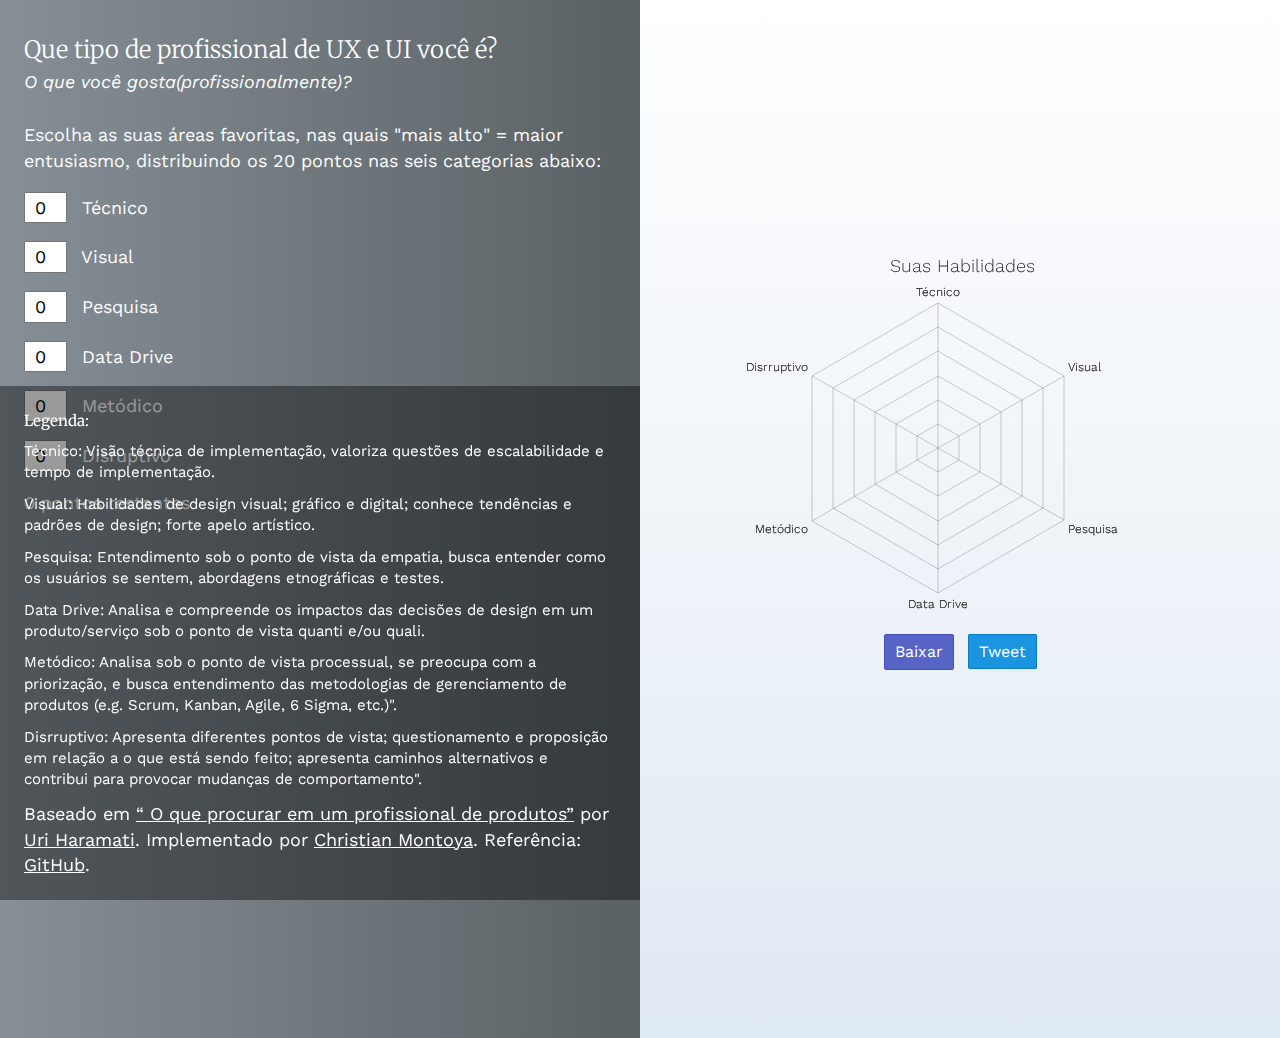
<file: index.html>
<!DOCTYPE html>
<html>
<head>
  <title>UX & UI Person</title>
  <meta name="author" content="Christian Montoya">
  <meta charset="utf-8">
  <meta name="format-detection" content="telephone=no">
  <meta name="HandheldFriendly" content="true">
  <meta name="viewport" content="user-scalable=no, initial-scale=1, maximum-scale=1, minimum-scale=1, minimal-ui, target-densitydpi=device-dpi">

  <!-- I LOVE SOCIAL MEDIA -->
  <meta property="og:url" content="https://montoya.github.io/product-person/">
  <meta property="og:title" content="Product Person">
  <meta property="og:type" content="website">
  <meta property="og:description" content="What type of product person are you? Well, what are you passionate about?">
  <meta property="og:image" content="https://montoya.github.io/product-person/img/fb_share_600x315.png">
  <meta name="twitter:card" content="summary_large_image">
  <meta name="twitter:site" content="@cm0nt0y4">
  <meta name="twitter:title" content="Product Person">
  <meta name="twitter:description" content="Que tipo de profissional você é? O que você gosta (profissionalmente)?">

  <link href="https://fonts.googleapis.com/css?family=Merriweather|Work+Sans:300" rel="stylesheet">
  <link rel="stylesheet" type="text/css" href="css/spectre.min.css">
  <link rel="stylesheet" type="text/css" href="css/product-person.css">
</head>
<body>

  <div id="form">
    <h1>Que tipo de profissional de UX e UI você é?</h1>
    <p id="subtitle">O que você gosta(profissionalmente)?</p>
    <form>
      <fieldset>
        <legend>Escolha as suas áreas favoritas, nas quais "mais alto" = maior entusiasmo, distribuindo os 20 pontos nas seis categorias abaixo:</legend>
        <div>
          <input type="number" class="passion-value" min="1" max="8" name="technical" id="technical" value="0"> Técnico
        </div>
        <div>
          <input type="number" class="passion-value" min="1" max="8" name="user-experience" id="user-experience" value="0"> Visual
        </div>
        <div>
          <input type="number" class="passion-value" min="1" max="8" name="user-psychology" id="user-psychology" value="0"> Pesquisa
        </div>
        <div>
          <input type="number" class="passion-value" min="1" max="8" name="data" id="data" value="0"> Data Drive
        </div>
        <div>
          <input type="number" class="passion-value" min="1" max="8" name="project-management" id="project-management" value="0"> Metódico
        </div>
        <div>
          <input type="number" class="passion-value" min="1" max="8" name="wackiness" id="wackiness" value="0"> Disruptivo
        </div>
      </fieldset>
    </form>
    <p id="form-helper">0 pontos restantes</p>
  </div>

  <div id="chart">
    <div id="chart-content">
      <canvas id="radar-chart" width="480" height="360"></canvas>
      <div id="chart-controls">
        <button id="download" class="btn btn-primary">Baixar</button>
        <a id="tweet" class="btn btn-primary" href="https://twitter.com/intent/tweet?text=Discover%20your%20product%20person%20passions%20with%20this%20clever%20tool%3A&amp;url=https%3A%2F%2Fmontoya.github.io%2Fproduct-person%2F&amp;via=cm0nt0y4&amp;related=uriharamati" target="_blank">Tweet</a>
      </div>
    </div>
  </div>

  <div id="about">
    <p id="notestitle">Legenda:</p>
      <p id="notes"> Técnico: Visão técnica de implementação, valoriza questões de escalabilidade e tempo de implementação.</p>
      <p id="notes"> Visual: Habilidades de design visual; gráfico e digital; conhece tendências e padrões de design; forte apelo artístico.</p>
      <p id="notes"> Pesquisa: Entendimento sob o ponto de vista da empatia, busca entender como os usuários se sentem, abordagens etnográficas e testes.</p>
      <p id="notes"> Data Drive: Analisa e compreende os impactos das decisões de design em um produto/serviço sob o ponto de vista quanti e/ou quali.</p>
      <p id="notes"> Metódico: Analisa sob o ponto de vista processual, se preocupa com a priorização, e busca entendimento das metodologias de gerenciamento de produtos (e.g. Scrum, Kanban, Agile, 6 Sigma, etc.)".
      <p id="notes"> Disrruptivo: Apresenta diferentes pontos de vista; questionamento e proposição em relação a o que está sendo feito; apresenta caminhos alternativos e contribui para provocar mudanças de comportamento".

    <p id="tinynotes">Baseado em <a href="https://medium.com/swlh/what-you-should-be-looking-for-in-a-product-person-ee40e39a7301">&ldquo; O que procurar em um profissional de produtos&rdquo;</a> por <a href="https://twitter.com/uriharamati">Uri Haramati</a>.
    Implementado por <a href="https://twitter.com/cm0nt0y4">Christian Montoya</a>. Referência: <a href="https://github.com/Montoya/product-person">GitHub</a>.</p>

  </div>

  <script type="text/javascript" src="js/gup.js"></script>
  <script type="text/javascript" src="js/Blob.min.js"></script>
  <script type="text/javascript" src="js/canvas-toBlob.min.js"></script>
  <script type="text/javascript" src="js/FileSaver.min.js"></script>
  <script type="text/javascript" src="js/Chart.bundle.min.js"></script>
  <script type="text/javascript" src="js/product-person.js"></script>
  <script type="text/javascript">
    (function(i,s,o,g,r,a,m){i['GoogleAnalyticsObject']=r;i[r]=i[r]||function(){
    (i[r].q=i[r].q||[]).push(arguments)},i[r].l=1*new Date();a=s.createElement(o),
    m=s.getElementsByTagName(o)[0];a.async=1;a.src=g;m.parentNode.insertBefore(a,m)
    })(window,document,'script','https://www.google-analytics.com/analytics.js','ga');

    ga('create', 'UA-395928-18', 'auto');
    ga('send', 'pageview');
  </script>
</body>
</html>
</file>
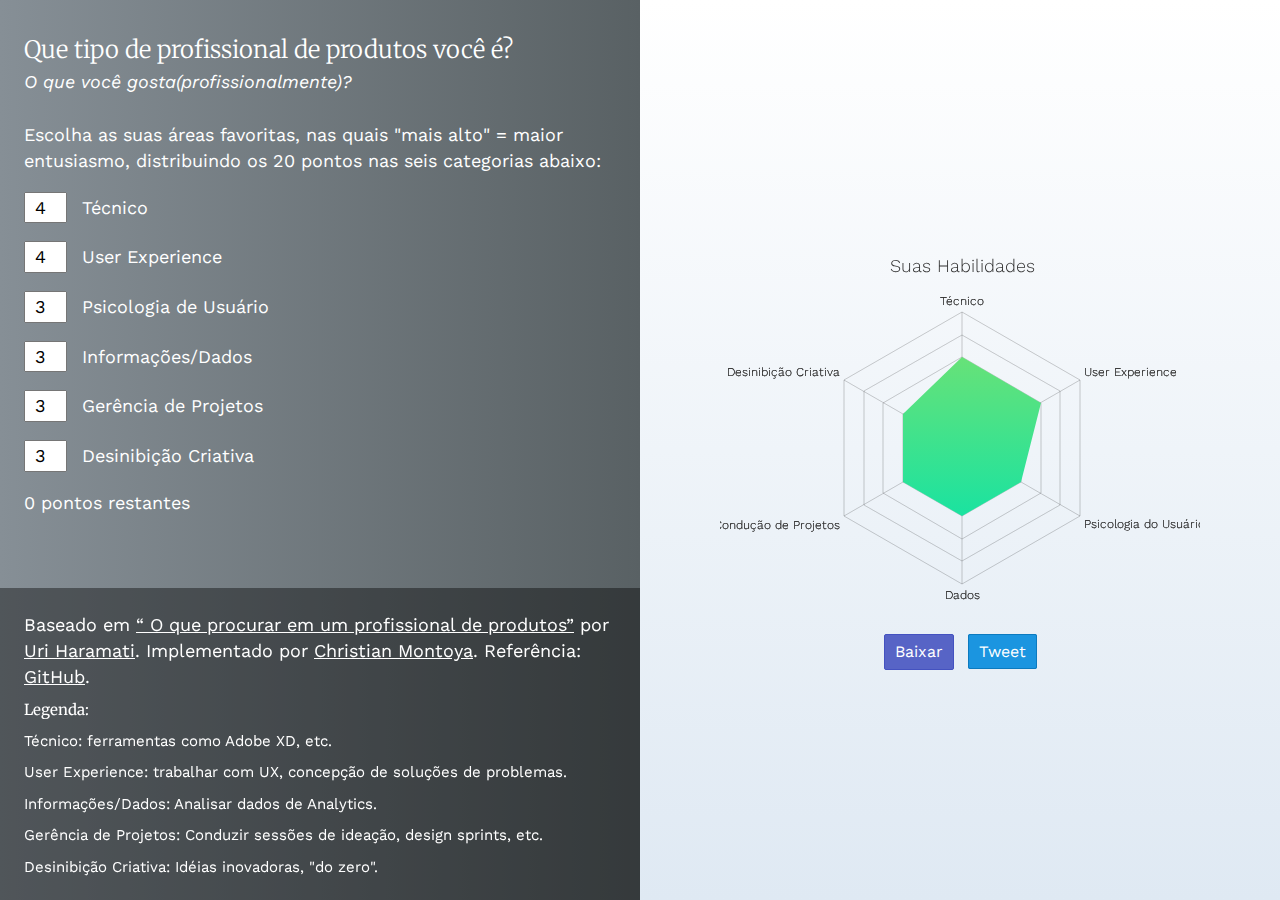
<file: spclab-ux.github.io/index.html>
<!DOCTYPE html>
<html>
<head>
  <title>Product Person</title>
  <meta name="author" content="Christian Montoya">
  <meta charset="utf-8">
  <meta name="format-detection" content="telephone=no">
  <meta name="HandheldFriendly" content="true">
  <meta name="viewport" content="user-scalable=no, initial-scale=1, maximum-scale=1, minimum-scale=1, minimal-ui, target-densitydpi=device-dpi">

  <!-- I LOVE SOCIAL MEDIA -->
  <meta property="og:url" content="https://montoya.github.io/product-person/">
  <meta property="og:title" content="Product Person">
  <meta property="og:type" content="website">
  <meta property="og:description" content="What type of product person are you? Well, what are you passionate about?">
  <meta property="og:image" content="https://montoya.github.io/product-person/img/fb_share_600x315.png">
  <meta name="twitter:card" content="summary_large_image">
  <meta name="twitter:site" content="@cm0nt0y4">
  <meta name="twitter:title" content="Product Person">
  <meta name="twitter:description" content="Que tipo de profissional você é? O que você gosta (profissionalmente)?">

  <link href="https://fonts.googleapis.com/css?family=Merriweather|Work+Sans:300" rel="stylesheet">
  <link rel="stylesheet" type="text/css" href="css/spectre.min.css">
  <link rel="stylesheet" type="text/css" href="css/product-person.css">
</head>
<body>

  <div id="form">
    <h1>Que tipo de profissional de produtos você é?</h1>
    <p id="subtitle">O que você gosta(profissionalmente)?</p>
    <form>
      <fieldset>
        <legend>Escolha as suas áreas favoritas, nas quais "mais alto" = maior entusiasmo, distribuindo os 20 pontos nas seis categorias abaixo:</legend>
        <div>
          <input type="number" class="passion-value" min="1" max="8" name="technical" id="technical" value="4"> Técnico
        </div>
        <div>
          <input type="number" class="passion-value" min="1" max="8" name="user-experience" id="user-experience" value="4"> User Experience
        </div>
        <div>
          <input type="number" class="passion-value" min="1" max="8" name="user-psychology" id="user-psychology" value="3"> Psicologia de Usuário
        </div>
        <div>
          <input type="number" class="passion-value" min="1" max="8" name="data" id="data" value="3"> Informações/Dados
        </div>
        <div>
          <input type="number" class="passion-value" min="1" max="8" name="project-management" id="project-management" value="3"> Gerência de Projetos
        </div>
        <div>
          <input type="number" class="passion-value" min="1" max="8" name="wackiness" id="wackiness" value="3"> Desinibição Criativa
        </div>
      </fieldset>
    </form>
    <p id="form-helper">0 pontos restantes</p>
  </div>

  <div id="chart">
    <div id="chart-content">
      <canvas id="radar-chart" width="480" height="360"></canvas>
      <div id="chart-controls">
        <button id="download" class="btn btn-primary">Baixar</button>
        <a id="tweet" class="btn btn-primary" href="https://twitter.com/intent/tweet?text=Discover%20your%20product%20person%20passions%20with%20this%20clever%20tool%3A&amp;url=https%3A%2F%2Fmontoya.github.io%2Fproduct-person%2F&amp;via=cm0nt0y4&amp;related=uriharamati" target="_blank">Tweet</a>
      </div>
    </div>
  </div>

  <div id="about">
    <p>Baseado em <a href="https://medium.com/swlh/what-you-should-be-looking-for-in-a-product-person-ee40e39a7301">&ldquo; O que procurar em um profissional de produtos&rdquo;</a> por <a href="https://twitter.com/uriharamati">Uri Haramati</a>.
    Implementado por <a href="https://twitter.com/cm0nt0y4">Christian Montoya</a>. Referência: <a href="https://github.com/Montoya/product-person">GitHub</a>.</p>
    <p id="notestitle">Legenda:</p>
      <p id="notes">Técnico: ferramentas como Adobe XD, etc. </p>
      <p id="notes"> User Experience: trabalhar com UX, concepção de soluções de problemas.</p>
      <p id="notes"> Informações/Dados: Analisar dados de Analytics.  </p>
      <p id="notes"> Gerência de Projetos: Conduzir sessões de ideação, design sprints, etc.</p>
      <p id="notes"> Desinibição Criativa: Idéias inovadoras, "do zero".
  </div>

  <script type="text/javascript" src="js/gup.js"></script>
  <script type="text/javascript" src="js/Blob.min.js"></script>
  <script type="text/javascript" src="js/canvas-toBlob.min.js"></script>
  <script type="text/javascript" src="js/FileSaver.min.js"></script>
  <script type="text/javascript" src="js/Chart.bundle.min.js"></script>
  <script type="text/javascript" src="js/product-person.js"></script>
  <script type="text/javascript">
    (function(i,s,o,g,r,a,m){i['GoogleAnalyticsObject']=r;i[r]=i[r]||function(){
    (i[r].q=i[r].q||[]).push(arguments)},i[r].l=1*new Date();a=s.createElement(o),
    m=s.getElementsByTagName(o)[0];a.async=1;a.src=g;m.parentNode.insertBefore(a,m)
    })(window,document,'script','https://www.google-analytics.com/analytics.js','ga');

    ga('create', 'UA-395928-18', 'auto');
    ga('send', 'pageview');
  </script>
</body>
</html>
</file>
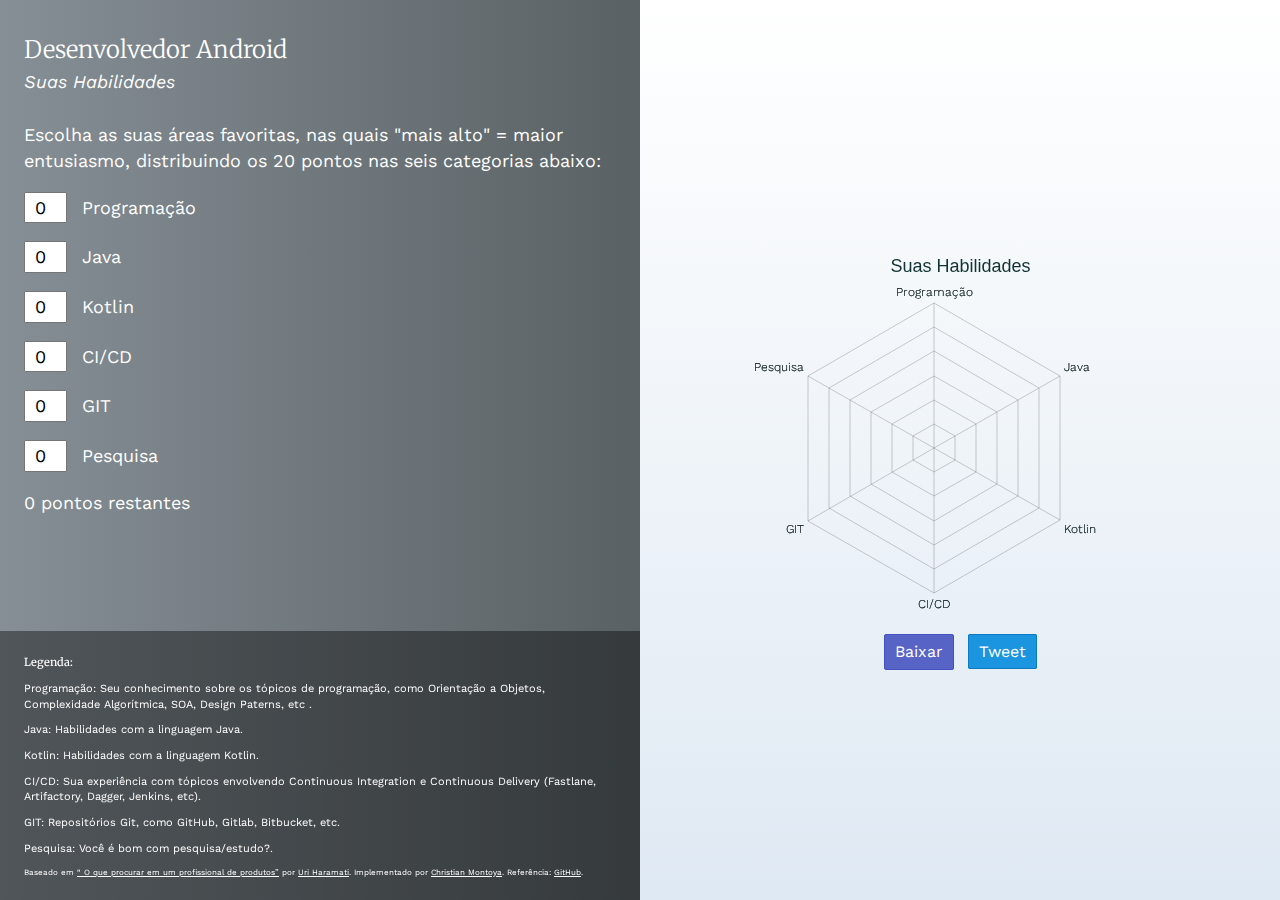
<file: Profiles/Android/index.html>
<!DOCTYPE html>
<html>
<head>
  <title>Desenvolvedores Android</title>
  <meta name="author" content="Christian Montoya">
  <meta charset="utf-8">
  <meta name="format-detection" content="telephone=no">
  <meta name="HandheldFriendly" content="true">
  <meta name="viewport" content="user-scalable=no, initial-scale=1, maximum-scale=1, minimum-scale=1, minimal-ui, target-densitydpi=device-dpi">

  <!-- I LOVE SOCIAL MEDIA -->
  <meta property="og:url" content="https://montoya.github.io/product-person/">
  <meta property="og:title" content="Product Person">
  <meta property="og:type" content="website">
  <meta property="og:description" content="What type of product person are you? Well, what are you passionate about?">
  <meta property="og:image" content="https://montoya.github.io/product-person/img/fb_share_600x315.png">
  <meta name="twitter:card" content="summary_large_image">
  <meta name="twitter:site" content="@cm0nt0y4">
  <meta name="twitter:title" content="Product Person">
  <meta name="twitter:description" content="Que tipo de profissional você é? O que você gosta (profissionalmente)?">

  <link href="https://fonts.googleapis.com/css?family=Merriweather|Work+Sans:300" rel="stylesheet">
  <link rel="stylesheet" type="text/css" href="css/spectre.min.css">
  <link rel="stylesheet" type="text/css" href="css/product-person.css">
</head>
<body>

  <div id="form">
    <h1>Desenvolvedor Android</h1>
    <p id="subtitle">Suas Habilidades</p>
    <form>
      <fieldset>
        <legend>Escolha as suas áreas favoritas, nas quais "mais alto" = maior entusiasmo, distribuindo os 20 pontos nas seis categorias abaixo:</legend>
        <div>
          <input type="number" class="passion-value" min="1" max="8" name="technical" id="technical" value="0"> Programação
        </div>
        <div>
          <input type="number" class="passion-value" min="1" max="8" name="user-experience" id="user-experience" value="0"> Java
        </div>
        <div>
          <input type="number" class="passion-value" min="1" max="8" name="user-psychology" id="user-psychology" value="0"> Kotlin
        </div>
        <div>
          <input type="number" class="passion-value" min="1" max="8" name="data" id="data" value="0"> CI/CD
        </div>
        <div>
          <input type="number" class="passion-value" min="1" max="8" name="project-management" id="project-management" value="0"> GIT
        </div>
        <div>
          <input type="number" class="passion-value" min="1" max="8" name="wackiness" id="wackiness" value="0"> Pesquisa
        </div>
      </fieldset>
    </form>
    <p id="form-helper">0 pontos restantes</p>
  </div>

  <div id="chart">
    <div id="chart-content">
      <canvas id="radar-chart" width="480" height="360"></canvas>
      <div id="chart-controls">
        <button id="download" class="btn btn-primary">Baixar</button>
        <a id="tweet" class="btn btn-primary" href="https://twitter.com/intent/tweet?text=Discover%20your%20product%20person%20passions%20with%20this%20clever%20tool%3A&amp;url=https%3A%2F%2Fmontoya.github.io%2Fproduct-person%2F&amp;via=cm0nt0y4&amp;related=uriharamati" target="_blank">Tweet</a>
      </div>
    </div>
  </div>

  <div id="about">
    <p id="notestitle">Legenda:</p>
      <p id="notes"> Programação: Seu conhecimento sobre os tópicos de programação, como Orientação a Objetos, Complexidade Algorítmica, SOA, Design Paterns, etc .</p>
      <p id="notes"> Java: Habilidades com a linguagem Java.</p>
      <p id="notes"> Kotlin: Habilidades com a linguagem Kotlin.</p>
      <p id="notes"> CI/CD: Sua experiência com tópicos envolvendo Continuous Integration e Continuous Delivery (Fastlane, Artifactory, Dagger, Jenkins, etc).</p>
      <p id="notes"> GIT: Repositórios Git, como GitHub, Gitlab, Bitbucket, etc.
      <p id="notes"> Pesquisa: Você é bom com pesquisa/estudo?.

    <p id="tinynotes">Baseado em <a href="https://medium.com/swlh/what-you-should-be-looking-for-in-a-product-person-ee40e39a7301">&ldquo; O que procurar em um profissional de produtos&rdquo;</a> por <a href="https://twitter.com/uriharamati">Uri Haramati</a>.
    Implementado por <a href="https://twitter.com/cm0nt0y4">Christian Montoya</a>. Referência: <a href="https://github.com/Montoya/product-person">GitHub</a>.</p>

  </div>

  <script type="text/javascript" src="js/gup.js"></script>
  <script type="text/javascript" src="js/Blob.min.js"></script>
  <script type="text/javascript" src="js/canvas-toBlob.min.js"></script>
  <script type="text/javascript" src="js/FileSaver.min.js"></script>
  <script type="text/javascript" src="js/Chart.bundle.min.js"></script>
  <script type="text/javascript" src="js/product-person.js"></script>
  <script type="text/javascript">
    (function(i,s,o,g,r,a,m){i['GoogleAnalyticsObject']=r;i[r]=i[r]||function(){
    (i[r].q=i[r].q||[]).push(arguments)},i[r].l=1*new Date();a=s.createElement(o),
    m=s.getElementsByTagName(o)[0];a.async=1;a.src=g;m.parentNode.insertBefore(a,m)
    })(window,document,'script','https://www.google-analytics.com/analytics.js','ga');

    ga('create', 'UA-395928-18', 'auto');
    ga('send', 'pageview');
  </script>
</body>
</html>
</file>
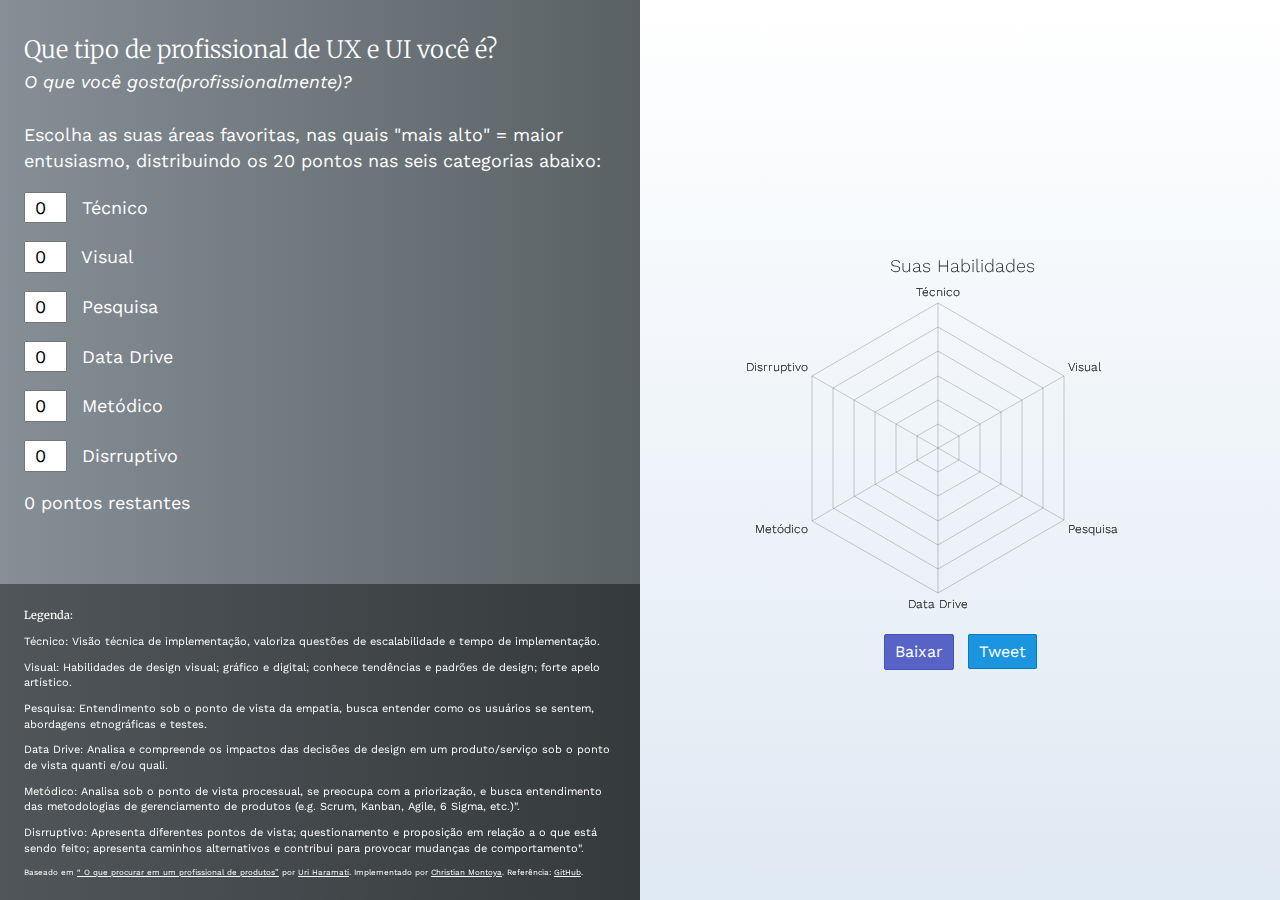
<file: Profiles/UIUX/index.html>
<!DOCTYPE html>
<html>
<head>
  <title>UX & UI Person</title>
  <meta name="author" content="Christian Montoya">
  <meta charset="utf-8">
  <meta name="format-detection" content="telephone=no">
  <meta name="HandheldFriendly" content="true">
  <meta name="viewport" content="user-scalable=no, initial-scale=1, maximum-scale=1, minimum-scale=1, minimal-ui, target-densitydpi=device-dpi">

  <!-- I LOVE SOCIAL MEDIA -->
  <meta property="og:url" content="https://montoya.github.io/product-person/">
  <meta property="og:title" content="Product Person">
  <meta property="og:type" content="website">
  <meta property="og:description" content="What type of product person are you? Well, what are you passionate about?">
  <meta property="og:image" content="https://montoya.github.io/product-person/img/fb_share_600x315.png">
  <meta name="twitter:card" content="summary_large_image">
  <meta name="twitter:site" content="@cm0nt0y4">
  <meta name="twitter:title" content="Product Person">
  <meta name="twitter:description" content="Que tipo de profissional você é? O que você gosta (profissionalmente)?">

  <link href="https://fonts.googleapis.com/css?family=Merriweather|Work+Sans:300" rel="stylesheet">
  <link rel="stylesheet" type="text/css" href="css/spectre.min.css">
  <link rel="stylesheet" type="text/css" href="css/product-person.css">
</head>
<body>

  <div id="form">
    <h1>Que tipo de profissional de UX e UI você é?</h1>
    <p id="subtitle">O que você gosta(profissionalmente)?</p>
    <form>
      <fieldset>
        <legend>Escolha as suas áreas favoritas, nas quais "mais alto" = maior entusiasmo, distribuindo os 20 pontos nas seis categorias abaixo:</legend>
        <div>
          <input type="number" class="passion-value" min="1" max="8" name="technical" id="technical" value="0"> Técnico
        </div>
        <div>
          <input type="number" class="passion-value" min="1" max="8" name="user-experience" id="user-experience" value="0"> Visual
        </div>
        <div>
          <input type="number" class="passion-value" min="1" max="8" name="user-psychology" id="user-psychology" value="0"> Pesquisa
        </div>
        <div>
          <input type="number" class="passion-value" min="1" max="8" name="data" id="data" value="0"> Data Drive
        </div>
        <div>
          <input type="number" class="passion-value" min="1" max="8" name="project-management" id="project-management" value="0"> Metódico
        </div>
        <div>
          <input type="number" class="passion-value" min="1" max="8" name="wackiness" id="wackiness" value="0"> Disrruptivo
        </div>
      </fieldset>
    </form>
    <p id="form-helper">0 pontos restantes</p>
  </div>

  <div id="chart">
    <div id="chart-content">
      <canvas id="radar-chart" width="480" height="360"></canvas>
      <div id="chart-controls">
        <button id="download" class="btn btn-primary">Baixar</button>
        <a id="tweet" class="btn btn-primary" href="https://twitter.com/intent/tweet?text=Discover%20your%20product%20person%20passions%20with%20this%20clever%20tool%3A&amp;url=https%3A%2F%2Fmontoya.github.io%2Fproduct-person%2F&amp;via=cm0nt0y4&amp;related=uriharamati" target="_blank">Tweet</a>
      </div>
    </div>
  </div>

  <div id="about">
    <p id="notestitle">Legenda:</p>
      <p id="notes"> Técnico: Visão técnica de implementação, valoriza questões de escalabilidade e tempo de implementação.</p>
      <p id="notes"> Visual: Habilidades de design visual; gráfico e digital; conhece tendências e padrões de design; forte apelo artístico.</p>
      <p id="notes"> Pesquisa: Entendimento sob o ponto de vista da empatia, busca entender como os usuários se sentem, abordagens etnográficas e testes.</p>
      <p id="notes"> Data Drive: Analisa e compreende os impactos das decisões de design em um produto/serviço sob o ponto de vista quanti e/ou quali.</p>
      <p id="notes"> Metódico: Analisa sob o ponto de vista processual, se preocupa com a priorização, e busca entendimento das metodologias de gerenciamento de produtos (e.g. Scrum, Kanban, Agile, 6 Sigma, etc.)".
      <p id="notes"> Disrruptivo: Apresenta diferentes pontos de vista; questionamento e proposição em relação a o que está sendo feito; apresenta caminhos alternativos e contribui para provocar mudanças de comportamento".

    <p id="tinynotes">Baseado em <a href="https://medium.com/swlh/what-you-should-be-looking-for-in-a-product-person-ee40e39a7301">&ldquo; O que procurar em um profissional de produtos&rdquo;</a> por <a href="https://twitter.com/uriharamati">Uri Haramati</a>.
    Implementado por <a href="https://twitter.com/cm0nt0y4">Christian Montoya</a>. Referência: <a href="https://github.com/Montoya/product-person">GitHub</a>.</p>

  </div>

  <script type="text/javascript" src="js/gup.js"></script>
  <script type="text/javascript" src="js/Blob.min.js"></script>
  <script type="text/javascript" src="js/canvas-toBlob.min.js"></script>
  <script type="text/javascript" src="js/FileSaver.min.js"></script>
  <script type="text/javascript" src="js/Chart.bundle.min.js"></script>
  <script type="text/javascript" src="js/product-person.js"></script>
  <script type="text/javascript">
    (function(i,s,o,g,r,a,m){i['GoogleAnalyticsObject']=r;i[r]=i[r]||function(){
    (i[r].q=i[r].q||[]).push(arguments)},i[r].l=1*new Date();a=s.createElement(o),
    m=s.getElementsByTagName(o)[0];a.async=1;a.src=g;m.parentNode.insertBefore(a,m)
    })(window,document,'script','https://www.google-analytics.com/analytics.js','ga');

    ga('create', 'UA-395928-18', 'auto');
    ga('send', 'pageview');
  </script>
</body>
</html>
</file>
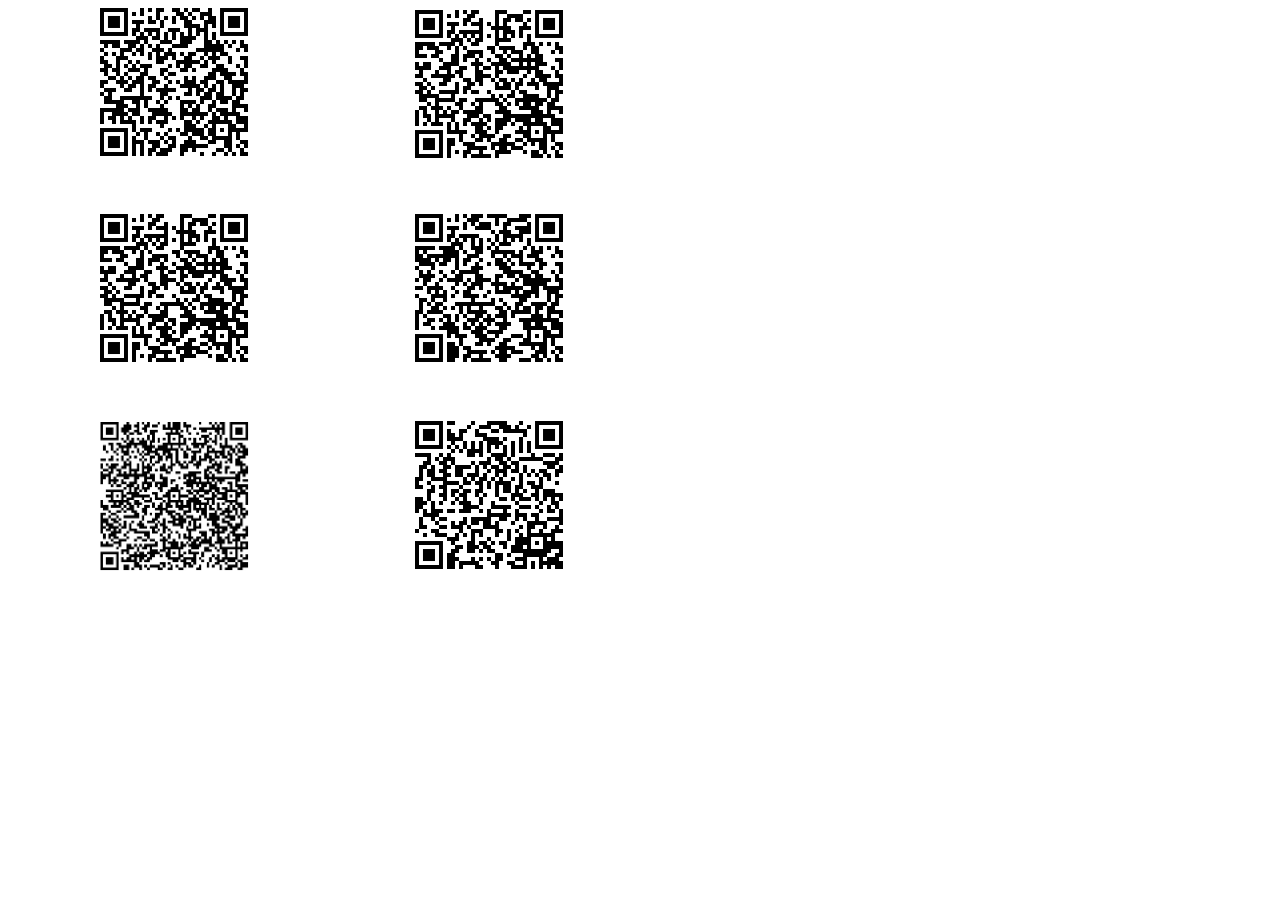
<file: QRCodes/QRCodesTestApple.html>
<html xmlns:v="urn:schemas-microsoft-com:vml"
xmlns:o="urn:schemas-microsoft-com:office:office"
xmlns:w="urn:schemas-microsoft-com:office:word"
xmlns:m="http://schemas.microsoft.com/office/2004/12/omml"
xmlns="http://www.w3.org/TR/REC-html40">

<head>
<meta http-equiv=Content-Type content="text/html; charset=utf-8">
<meta name=ProgId content=Word.Document>
<meta name=Generator content="Microsoft Word 15">
<meta name=Originator content="Microsoft Word 15">
<link rel=File-List href="\filelist.xml">
<link rel=Edit-Time-Data href="editdata.mso">
<!--[if !mso]>
<style>
v\:* {behavior:url(#default#VML);}
o\:* {behavior:url(#default#VML);}
w\:* {behavior:url(#default#VML);}
.shape {behavior:url(#default#VML);}
</style>
<![endif]--><!--[if gte mso 9]><xml>
 <o:DocumentProperties>
  <o:Author>Max Hiroyuki Ueda</o:Author>
  <o:LastAuthor>Max Hiroyuki Ueda</o:LastAuthor>
  <o:Revision>2</o:Revision>
  <o:TotalTime>3</o:TotalTime>
  <o:Created>2019-09-25T14:10:00Z</o:Created>
  <o:LastSaved>2019-09-25T14:10:00Z</o:LastSaved>
  <o:Pages>1</o:Pages>
  <o:Words>3</o:Words>
  <o:Characters>19</o:Characters>
  <o:Lines>1</o:Lines>
  <o:Paragraphs>1</o:Paragraphs>
  <o:CharactersWithSpaces>21</o:CharactersWithSpaces>
  <o:Version>16.00</o:Version>
 </o:DocumentProperties>
 <o:OfficeDocumentSettings>
  <o:AllowPNG/>
 </o:OfficeDocumentSettings>
</xml><![endif]-->
<link rel=themeData href="themedata.thmx">
<link rel=colorSchemeMapping href="colorschememapping.xml">
<!--[if gte mso 9]><xml>
 <w:WordDocument>
  <w:SpellingState>Clean</w:SpellingState>
  <w:GrammarState>Clean</w:GrammarState>
  <w:TrackMoves>false</w:TrackMoves>
  <w:TrackFormatting/>
  <w:PunctuationKerning/>
  <w:ValidateAgainstSchemas/>
  <w:SaveIfXMLInvalid>false</w:SaveIfXMLInvalid>
  <w:IgnoreMixedContent>false</w:IgnoreMixedContent>
  <w:AlwaysShowPlaceholderText>false</w:AlwaysShowPlaceholderText>
  <w:DoNotPromoteQF/>
  <w:LidThemeOther>EN-US</w:LidThemeOther>
  <w:LidThemeAsian>JA</w:LidThemeAsian>
  <w:LidThemeComplexScript>X-NONE</w:LidThemeComplexScript>
  <w:Compatibility>
   <w:BreakWrappedTables/>
   <w:SnapToGridInCell/>
   <w:WrapTextWithPunct/>
   <w:UseAsianBreakRules/>
   <w:DontGrowAutofit/>
   <w:SplitPgBreakAndParaMark/>
   <w:EnableOpenTypeKerning/>
   <w:DontFlipMirrorIndents/>
   <w:OverrideTableStyleHps/>
   <w:UseFELayout/>
  </w:Compatibility>
  <m:mathPr>
   <m:mathFont m:val="Cambria Math"/>
   <m:brkBin m:val="before"/>
   <m:brkBinSub m:val="&#45;-"/>
   <m:smallFrac m:val="off"/>
   <m:dispDef/>
   <m:lMargin m:val="0"/>
   <m:rMargin m:val="0"/>
   <m:defJc m:val="centerGroup"/>
   <m:wrapIndent m:val="1440"/>
   <m:intLim m:val="subSup"/>
   <m:naryLim m:val="undOvr"/>
  </m:mathPr></w:WordDocument>
</xml><![endif]--><!--[if gte mso 9]><xml>
 <w:LatentStyles DefLockedState="false" DefUnhideWhenUsed="false"
  DefSemiHidden="false" DefQFormat="false" DefPriority="99"
  LatentStyleCount="375">
  <w:LsdException Locked="false" Priority="0" QFormat="true" Name="Normal"/>
  <w:LsdException Locked="false" Priority="9" QFormat="true" Name="heading 1"/>
  <w:LsdException Locked="false" Priority="9" SemiHidden="true"
   UnhideWhenUsed="true" QFormat="true" Name="heading 2"/>
  <w:LsdException Locked="false" Priority="9" SemiHidden="true"
   UnhideWhenUsed="true" QFormat="true" Name="heading 3"/>
  <w:LsdException Locked="false" Priority="9" SemiHidden="true"
   UnhideWhenUsed="true" QFormat="true" Name="heading 4"/>
  <w:LsdException Locked="false" Priority="9" SemiHidden="true"
   UnhideWhenUsed="true" QFormat="true" Name="heading 5"/>
  <w:LsdException Locked="false" Priority="9" SemiHidden="true"
   UnhideWhenUsed="true" QFormat="true" Name="heading 6"/>
  <w:LsdException Locked="false" Priority="9" SemiHidden="true"
   UnhideWhenUsed="true" QFormat="true" Name="heading 7"/>
  <w:LsdException Locked="false" Priority="9" SemiHidden="true"
   UnhideWhenUsed="true" QFormat="true" Name="heading 8"/>
  <w:LsdException Locked="false" Priority="9" SemiHidden="true"
   UnhideWhenUsed="true" QFormat="true" Name="heading 9"/>
  <w:LsdException Locked="false" SemiHidden="true" UnhideWhenUsed="true"
   Name="index 1"/>
  <w:LsdException Locked="false" SemiHidden="true" UnhideWhenUsed="true"
   Name="index 2"/>
  <w:LsdException Locked="false" SemiHidden="true" UnhideWhenUsed="true"
   Name="index 3"/>
  <w:LsdException Locked="false" SemiHidden="true" UnhideWhenUsed="true"
   Name="index 4"/>
  <w:LsdException Locked="false" SemiHidden="true" UnhideWhenUsed="true"
   Name="index 5"/>
  <w:LsdException Locked="false" SemiHidden="true" UnhideWhenUsed="true"
   Name="index 6"/>
  <w:LsdException Locked="false" SemiHidden="true" UnhideWhenUsed="true"
   Name="index 7"/>
  <w:LsdException Locked="false" SemiHidden="true" UnhideWhenUsed="true"
   Name="index 8"/>
  <w:LsdException Locked="false" SemiHidden="true" UnhideWhenUsed="true"
   Name="index 9"/>
  <w:LsdException Locked="false" Priority="39" SemiHidden="true"
   UnhideWhenUsed="true" Name="toc 1"/>
  <w:LsdException Locked="false" Priority="39" SemiHidden="true"
   UnhideWhenUsed="true" Name="toc 2"/>
  <w:LsdException Locked="false" Priority="39" SemiHidden="true"
   UnhideWhenUsed="true" Name="toc 3"/>
  <w:LsdException Locked="false" Priority="39" SemiHidden="true"
   UnhideWhenUsed="true" Name="toc 4"/>
  <w:LsdException Locked="false" Priority="39" SemiHidden="true"
   UnhideWhenUsed="true" Name="toc 5"/>
  <w:LsdException Locked="false" Priority="39" SemiHidden="true"
   UnhideWhenUsed="true" Name="toc 6"/>
  <w:LsdException Locked="false" Priority="39" SemiHidden="true"
   UnhideWhenUsed="true" Name="toc 7"/>
  <w:LsdException Locked="false" Priority="39" SemiHidden="true"
   UnhideWhenUsed="true" Name="toc 8"/>
  <w:LsdException Locked="false" Priority="39" SemiHidden="true"
   UnhideWhenUsed="true" Name="toc 9"/>
  <w:LsdException Locked="false" SemiHidden="true" UnhideWhenUsed="true"
   Name="Normal Indent"/>
  <w:LsdException Locked="false" SemiHidden="true" UnhideWhenUsed="true"
   Name="footnote text"/>
  <w:LsdException Locked="false" SemiHidden="true" UnhideWhenUsed="true"
   Name="annotation text"/>
  <w:LsdException Locked="false" SemiHidden="true" UnhideWhenUsed="true"
   Name="header"/>
  <w:LsdException Locked="false" SemiHidden="true" UnhideWhenUsed="true"
   Name="footer"/>
  <w:LsdException Locked="false" SemiHidden="true" UnhideWhenUsed="true"
   Name="index heading"/>
  <w:LsdException Locked="false" Priority="35" SemiHidden="true"
   UnhideWhenUsed="true" QFormat="true" Name="caption"/>
  <w:LsdException Locked="false" SemiHidden="true" UnhideWhenUsed="true"
   Name="table of figures"/>
  <w:LsdException Locked="false" SemiHidden="true" UnhideWhenUsed="true"
   Name="envelope address"/>
  <w:LsdException Locked="false" SemiHidden="true" UnhideWhenUsed="true"
   Name="envelope return"/>
  <w:LsdException Locked="false" SemiHidden="true" UnhideWhenUsed="true"
   Name="footnote reference"/>
  <w:LsdException Locked="false" SemiHidden="true" UnhideWhenUsed="true"
   Name="annotation reference"/>
  <w:LsdException Locked="false" SemiHidden="true" UnhideWhenUsed="true"
   Name="line number"/>
  <w:LsdException Locked="false" SemiHidden="true" UnhideWhenUsed="true"
   Name="page number"/>
  <w:LsdException Locked="false" SemiHidden="true" UnhideWhenUsed="true"
   Name="endnote reference"/>
  <w:LsdException Locked="false" SemiHidden="true" UnhideWhenUsed="true"
   Name="endnote text"/>
  <w:LsdException Locked="false" SemiHidden="true" UnhideWhenUsed="true"
   Name="table of authorities"/>
  <w:LsdException Locked="false" SemiHidden="true" UnhideWhenUsed="true"
   Name="macro"/>
  <w:LsdException Locked="false" SemiHidden="true" UnhideWhenUsed="true"
   Name="toa heading"/>
  <w:LsdException Locked="false" SemiHidden="true" UnhideWhenUsed="true"
   Name="List"/>
  <w:LsdException Locked="false" SemiHidden="true" UnhideWhenUsed="true"
   Name="List Bullet"/>
  <w:LsdException Locked="false" SemiHidden="true" UnhideWhenUsed="true"
   Name="List Number"/>
  <w:LsdException Locked="false" SemiHidden="true" UnhideWhenUsed="true"
   Name="List 2"/>
  <w:LsdException Locked="false" SemiHidden="true" UnhideWhenUsed="true"
   Name="List 3"/>
  <w:LsdException Locked="false" SemiHidden="true" UnhideWhenUsed="true"
   Name="List 4"/>
  <w:LsdException Locked="false" SemiHidden="true" UnhideWhenUsed="true"
   Name="List 5"/>
  <w:LsdException Locked="false" SemiHidden="true" UnhideWhenUsed="true"
   Name="List Bullet 2"/>
  <w:LsdException Locked="false" SemiHidden="true" UnhideWhenUsed="true"
   Name="List Bullet 3"/>
  <w:LsdException Locked="false" SemiHidden="true" UnhideWhenUsed="true"
   Name="List Bullet 4"/>
  <w:LsdException Locked="false" SemiHidden="true" UnhideWhenUsed="true"
   Name="List Bullet 5"/>
  <w:LsdException Locked="false" SemiHidden="true" UnhideWhenUsed="true"
   Name="List Number 2"/>
  <w:LsdException Locked="false" SemiHidden="true" UnhideWhenUsed="true"
   Name="List Number 3"/>
  <w:LsdException Locked="false" SemiHidden="true" UnhideWhenUsed="true"
   Name="List Number 4"/>
  <w:LsdException Locked="false" SemiHidden="true" UnhideWhenUsed="true"
   Name="List Number 5"/>
  <w:LsdException Locked="false" Priority="10" QFormat="true" Name="Title"/>
  <w:LsdException Locked="false" SemiHidden="true" UnhideWhenUsed="true"
   Name="Closing"/>
  <w:LsdException Locked="false" SemiHidden="true" UnhideWhenUsed="true"
   Name="Signature"/>
  <w:LsdException Locked="false" Priority="1" SemiHidden="true"
   UnhideWhenUsed="true" Name="Default Paragraph Font"/>
  <w:LsdException Locked="false" SemiHidden="true" UnhideWhenUsed="true"
   Name="Body Text"/>
  <w:LsdException Locked="false" SemiHidden="true" UnhideWhenUsed="true"
   Name="Body Text Indent"/>
  <w:LsdException Locked="false" SemiHidden="true" UnhideWhenUsed="true"
   Name="List Continue"/>
  <w:LsdException Locked="false" SemiHidden="true" UnhideWhenUsed="true"
   Name="List Continue 2"/>
  <w:LsdException Locked="false" SemiHidden="true" UnhideWhenUsed="true"
   Name="List Continue 3"/>
  <w:LsdException Locked="false" SemiHidden="true" UnhideWhenUsed="true"
   Name="List Continue 4"/>
  <w:LsdException Locked="false" SemiHidden="true" UnhideWhenUsed="true"
   Name="List Continue 5"/>
  <w:LsdException Locked="false" SemiHidden="true" UnhideWhenUsed="true"
   Name="Message Header"/>
  <w:LsdException Locked="false" Priority="11" QFormat="true" Name="Subtitle"/>
  <w:LsdException Locked="false" SemiHidden="true" UnhideWhenUsed="true"
   Name="Salutation"/>
  <w:LsdException Locked="false" SemiHidden="true" UnhideWhenUsed="true"
   Name="Date"/>
  <w:LsdException Locked="false" SemiHidden="true" UnhideWhenUsed="true"
   Name="Body Text First Indent"/>
  <w:LsdException Locked="false" SemiHidden="true" UnhideWhenUsed="true"
   Name="Body Text First Indent 2"/>
  <w:LsdException Locked="false" SemiHidden="true" UnhideWhenUsed="true"
   Name="Note Heading"/>
  <w:LsdException Locked="false" SemiHidden="true" UnhideWhenUsed="true"
   Name="Body Text 2"/>
  <w:LsdException Locked="false" SemiHidden="true" UnhideWhenUsed="true"
   Name="Body Text 3"/>
  <w:LsdException Locked="false" SemiHidden="true" UnhideWhenUsed="true"
   Name="Body Text Indent 2"/>
  <w:LsdException Locked="false" SemiHidden="true" UnhideWhenUsed="true"
   Name="Body Text Indent 3"/>
  <w:LsdException Locked="false" SemiHidden="true" UnhideWhenUsed="true"
   Name="Block Text"/>
  <w:LsdException Locked="false" SemiHidden="true" UnhideWhenUsed="true"
   Name="Hyperlink"/>
  <w:LsdException Locked="false" SemiHidden="true" UnhideWhenUsed="true"
   Name="FollowedHyperlink"/>
  <w:LsdException Locked="false" Priority="22" QFormat="true" Name="Strong"/>
  <w:LsdException Locked="false" Priority="20" QFormat="true" Name="Emphasis"/>
  <w:LsdException Locked="false" SemiHidden="true" UnhideWhenUsed="true"
   Name="Document Map"/>
  <w:LsdException Locked="false" SemiHidden="true" UnhideWhenUsed="true"
   Name="Plain Text"/>
  <w:LsdException Locked="false" SemiHidden="true" UnhideWhenUsed="true"
   Name="E-mail Signature"/>
  <w:LsdException Locked="false" SemiHidden="true" UnhideWhenUsed="true"
   Name="HTML Top of Form"/>
  <w:LsdException Locked="false" SemiHidden="true" UnhideWhenUsed="true"
   Name="HTML Bottom of Form"/>
  <w:LsdException Locked="false" SemiHidden="true" UnhideWhenUsed="true"
   Name="Normal (Web)"/>
  <w:LsdException Locked="false" SemiHidden="true" UnhideWhenUsed="true"
   Name="HTML Acronym"/>
  <w:LsdException Locked="false" SemiHidden="true" UnhideWhenUsed="true"
   Name="HTML Address"/>
  <w:LsdException Locked="false" SemiHidden="true" UnhideWhenUsed="true"
   Name="HTML Cite"/>
  <w:LsdException Locked="false" SemiHidden="true" UnhideWhenUsed="true"
   Name="HTML Code"/>
  <w:LsdException Locked="false" SemiHidden="true" UnhideWhenUsed="true"
   Name="HTML Definition"/>
  <w:LsdException Locked="false" SemiHidden="true" UnhideWhenUsed="true"
   Name="HTML Keyboard"/>
  <w:LsdException Locked="false" SemiHidden="true" UnhideWhenUsed="true"
   Name="HTML Preformatted"/>
  <w:LsdException Locked="false" SemiHidden="true" UnhideWhenUsed="true"
   Name="HTML Sample"/>
  <w:LsdException Locked="false" SemiHidden="true" UnhideWhenUsed="true"
   Name="HTML Typewriter"/>
  <w:LsdException Locked="false" SemiHidden="true" UnhideWhenUsed="true"
   Name="HTML Variable"/>
  <w:LsdException Locked="false" SemiHidden="true" UnhideWhenUsed="true"
   Name="Normal Table"/>
  <w:LsdException Locked="false" SemiHidden="true" UnhideWhenUsed="true"
   Name="annotation subject"/>
  <w:LsdException Locked="false" SemiHidden="true" UnhideWhenUsed="true"
   Name="No List"/>
  <w:LsdException Locked="false" SemiHidden="true" UnhideWhenUsed="true"
   Name="Outline List 1"/>
  <w:LsdException Locked="false" SemiHidden="true" UnhideWhenUsed="true"
   Name="Outline List 2"/>
  <w:LsdException Locked="false" SemiHidden="true" UnhideWhenUsed="true"
   Name="Outline List 3"/>
  <w:LsdException Locked="false" SemiHidden="true" UnhideWhenUsed="true"
   Name="Table Simple 1"/>
  <w:LsdException Locked="false" SemiHidden="true" UnhideWhenUsed="true"
   Name="Table Simple 2"/>
  <w:LsdException Locked="false" SemiHidden="true" UnhideWhenUsed="true"
   Name="Table Simple 3"/>
  <w:LsdException Locked="false" SemiHidden="true" UnhideWhenUsed="true"
   Name="Table Classic 1"/>
  <w:LsdException Locked="false" SemiHidden="true" UnhideWhenUsed="true"
   Name="Table Classic 2"/>
  <w:LsdException Locked="false" SemiHidden="true" UnhideWhenUsed="true"
   Name="Table Classic 3"/>
  <w:LsdException Locked="false" SemiHidden="true" UnhideWhenUsed="true"
   Name="Table Classic 4"/>
  <w:LsdException Locked="false" SemiHidden="true" UnhideWhenUsed="true"
   Name="Table Colorful 1"/>
  <w:LsdException Locked="false" SemiHidden="true" UnhideWhenUsed="true"
   Name="Table Colorful 2"/>
  <w:LsdException Locked="false" SemiHidden="true" UnhideWhenUsed="true"
   Name="Table Colorful 3"/>
  <w:LsdException Locked="false" SemiHidden="true" UnhideWhenUsed="true"
   Name="Table Columns 1"/>
  <w:LsdException Locked="false" SemiHidden="true" UnhideWhenUsed="true"
   Name="Table Columns 2"/>
  <w:LsdException Locked="false" SemiHidden="true" UnhideWhenUsed="true"
   Name="Table Columns 3"/>
  <w:LsdException Locked="false" SemiHidden="true" UnhideWhenUsed="true"
   Name="Table Columns 4"/>
  <w:LsdException Locked="false" SemiHidden="true" UnhideWhenUsed="true"
   Name="Table Columns 5"/>
  <w:LsdException Locked="false" SemiHidden="true" UnhideWhenUsed="true"
   Name="Table Grid 1"/>
  <w:LsdException Locked="false" SemiHidden="true" UnhideWhenUsed="true"
   Name="Table Grid 2"/>
  <w:LsdException Locked="false" SemiHidden="true" UnhideWhenUsed="true"
   Name="Table Grid 3"/>
  <w:LsdException Locked="false" SemiHidden="true" UnhideWhenUsed="true"
   Name="Table Grid 4"/>
  <w:LsdException Locked="false" SemiHidden="true" UnhideWhenUsed="true"
   Name="Table Grid 5"/>
  <w:LsdException Locked="false" SemiHidden="true" UnhideWhenUsed="true"
   Name="Table Grid 6"/>
  <w:LsdException Locked="false" SemiHidden="true" UnhideWhenUsed="true"
   Name="Table Grid 7"/>
  <w:LsdException Locked="false" SemiHidden="true" UnhideWhenUsed="true"
   Name="Table Grid 8"/>
  <w:LsdException Locked="false" SemiHidden="true" UnhideWhenUsed="true"
   Name="Table List 1"/>
  <w:LsdException Locked="false" SemiHidden="true" UnhideWhenUsed="true"
   Name="Table List 2"/>
  <w:LsdException Locked="false" SemiHidden="true" UnhideWhenUsed="true"
   Name="Table List 3"/>
  <w:LsdException Locked="false" SemiHidden="true" UnhideWhenUsed="true"
   Name="Table List 4"/>
  <w:LsdException Locked="false" SemiHidden="true" UnhideWhenUsed="true"
   Name="Table List 5"/>
  <w:LsdException Locked="false" SemiHidden="true" UnhideWhenUsed="true"
   Name="Table List 6"/>
  <w:LsdException Locked="false" SemiHidden="true" UnhideWhenUsed="true"
   Name="Table List 7"/>
  <w:LsdException Locked="false" SemiHidden="true" UnhideWhenUsed="true"
   Name="Table List 8"/>
  <w:LsdException Locked="false" SemiHidden="true" UnhideWhenUsed="true"
   Name="Table 3D effects 1"/>
  <w:LsdException Locked="false" SemiHidden="true" UnhideWhenUsed="true"
   Name="Table 3D effects 2"/>
  <w:LsdException Locked="false" SemiHidden="true" UnhideWhenUsed="true"
   Name="Table 3D effects 3"/>
  <w:LsdException Locked="false" SemiHidden="true" UnhideWhenUsed="true"
   Name="Table Contemporary"/>
  <w:LsdException Locked="false" SemiHidden="true" UnhideWhenUsed="true"
   Name="Table Elegant"/>
  <w:LsdException Locked="false" SemiHidden="true" UnhideWhenUsed="true"
   Name="Table Professional"/>
  <w:LsdException Locked="false" SemiHidden="true" UnhideWhenUsed="true"
   Name="Table Subtle 1"/>
  <w:LsdException Locked="false" SemiHidden="true" UnhideWhenUsed="true"
   Name="Table Subtle 2"/>
  <w:LsdException Locked="false" SemiHidden="true" UnhideWhenUsed="true"
   Name="Table Web 1"/>
  <w:LsdException Locked="false" SemiHidden="true" UnhideWhenUsed="true"
   Name="Table Web 2"/>
  <w:LsdException Locked="false" SemiHidden="true" UnhideWhenUsed="true"
   Name="Table Web 3"/>
  <w:LsdException Locked="false" SemiHidden="true" UnhideWhenUsed="true"
   Name="Balloon Text"/>
  <w:LsdException Locked="false" Priority="39" Name="Table Grid"/>
  <w:LsdException Locked="false" SemiHidden="true" UnhideWhenUsed="true"
   Name="Table Theme"/>
  <w:LsdException Locked="false" SemiHidden="true" Name="Placeholder Text"/>
  <w:LsdException Locked="false" Priority="1" QFormat="true" Name="No Spacing"/>
  <w:LsdException Locked="false" Priority="60" Name="Light Shading"/>
  <w:LsdException Locked="false" Priority="61" Name="Light List"/>
  <w:LsdException Locked="false" Priority="62" Name="Light Grid"/>
  <w:LsdException Locked="false" Priority="63" Name="Medium Shading 1"/>
  <w:LsdException Locked="false" Priority="64" Name="Medium Shading 2"/>
  <w:LsdException Locked="false" Priority="65" Name="Medium List 1"/>
  <w:LsdException Locked="false" Priority="66" Name="Medium List 2"/>
  <w:LsdException Locked="false" Priority="67" Name="Medium Grid 1"/>
  <w:LsdException Locked="false" Priority="68" Name="Medium Grid 2"/>
  <w:LsdException Locked="false" Priority="69" Name="Medium Grid 3"/>
  <w:LsdException Locked="false" Priority="70" Name="Dark List"/>
  <w:LsdException Locked="false" Priority="71" Name="Colorful Shading"/>
  <w:LsdException Locked="false" Priority="72" Name="Colorful List"/>
  <w:LsdException Locked="false" Priority="73" Name="Colorful Grid"/>
  <w:LsdException Locked="false" Priority="60" Name="Light Shading Accent 1"/>
  <w:LsdException Locked="false" Priority="61" Name="Light List Accent 1"/>
  <w:LsdException Locked="false" Priority="62" Name="Light Grid Accent 1"/>
  <w:LsdException Locked="false" Priority="63" Name="Medium Shading 1 Accent 1"/>
  <w:LsdException Locked="false" Priority="64" Name="Medium Shading 2 Accent 1"/>
  <w:LsdException Locked="false" Priority="65" Name="Medium List 1 Accent 1"/>
  <w:LsdException Locked="false" SemiHidden="true" Name="Revision"/>
  <w:LsdException Locked="false" Priority="34" QFormat="true"
   Name="List Paragraph"/>
  <w:LsdException Locked="false" Priority="29" QFormat="true" Name="Quote"/>
  <w:LsdException Locked="false" Priority="30" QFormat="true"
   Name="Intense Quote"/>
  <w:LsdException Locked="false" Priority="66" Name="Medium List 2 Accent 1"/>
  <w:LsdException Locked="false" Priority="67" Name="Medium Grid 1 Accent 1"/>
  <w:LsdException Locked="false" Priority="68" Name="Medium Grid 2 Accent 1"/>
  <w:LsdException Locked="false" Priority="69" Name="Medium Grid 3 Accent 1"/>
  <w:LsdException Locked="false" Priority="70" Name="Dark List Accent 1"/>
  <w:LsdException Locked="false" Priority="71" Name="Colorful Shading Accent 1"/>
  <w:LsdException Locked="false" Priority="72" Name="Colorful List Accent 1"/>
  <w:LsdException Locked="false" Priority="73" Name="Colorful Grid Accent 1"/>
  <w:LsdException Locked="false" Priority="60" Name="Light Shading Accent 2"/>
  <w:LsdException Locked="false" Priority="61" Name="Light List Accent 2"/>
  <w:LsdException Locked="false" Priority="62" Name="Light Grid Accent 2"/>
  <w:LsdException Locked="false" Priority="63" Name="Medium Shading 1 Accent 2"/>
  <w:LsdException Locked="false" Priority="64" Name="Medium Shading 2 Accent 2"/>
  <w:LsdException Locked="false" Priority="65" Name="Medium List 1 Accent 2"/>
  <w:LsdException Locked="false" Priority="66" Name="Medium List 2 Accent 2"/>
  <w:LsdException Locked="false" Priority="67" Name="Medium Grid 1 Accent 2"/>
  <w:LsdException Locked="false" Priority="68" Name="Medium Grid 2 Accent 2"/>
  <w:LsdException Locked="false" Priority="69" Name="Medium Grid 3 Accent 2"/>
  <w:LsdException Locked="false" Priority="70" Name="Dark List Accent 2"/>
  <w:LsdException Locked="false" Priority="71" Name="Colorful Shading Accent 2"/>
  <w:LsdException Locked="false" Priority="72" Name="Colorful List Accent 2"/>
  <w:LsdException Locked="false" Priority="73" Name="Colorful Grid Accent 2"/>
  <w:LsdException Locked="false" Priority="60" Name="Light Shading Accent 3"/>
  <w:LsdException Locked="false" Priority="61" Name="Light List Accent 3"/>
  <w:LsdException Locked="false" Priority="62" Name="Light Grid Accent 3"/>
  <w:LsdException Locked="false" Priority="63" Name="Medium Shading 1 Accent 3"/>
  <w:LsdException Locked="false" Priority="64" Name="Medium Shading 2 Accent 3"/>
  <w:LsdException Locked="false" Priority="65" Name="Medium List 1 Accent 3"/>
  <w:LsdException Locked="false" Priority="66" Name="Medium List 2 Accent 3"/>
  <w:LsdException Locked="false" Priority="67" Name="Medium Grid 1 Accent 3"/>
  <w:LsdException Locked="false" Priority="68" Name="Medium Grid 2 Accent 3"/>
  <w:LsdException Locked="false" Priority="69" Name="Medium Grid 3 Accent 3"/>
  <w:LsdException Locked="false" Priority="70" Name="Dark List Accent 3"/>
  <w:LsdException Locked="false" Priority="71" Name="Colorful Shading Accent 3"/>
  <w:LsdException Locked="false" Priority="72" Name="Colorful List Accent 3"/>
  <w:LsdException Locked="false" Priority="73" Name="Colorful Grid Accent 3"/>
  <w:LsdException Locked="false" Priority="60" Name="Light Shading Accent 4"/>
  <w:LsdException Locked="false" Priority="61" Name="Light List Accent 4"/>
  <w:LsdException Locked="false" Priority="62" Name="Light Grid Accent 4"/>
  <w:LsdException Locked="false" Priority="63" Name="Medium Shading 1 Accent 4"/>
  <w:LsdException Locked="false" Priority="64" Name="Medium Shading 2 Accent 4"/>
  <w:LsdException Locked="false" Priority="65" Name="Medium List 1 Accent 4"/>
  <w:LsdException Locked="false" Priority="66" Name="Medium List 2 Accent 4"/>
  <w:LsdException Locked="false" Priority="67" Name="Medium Grid 1 Accent 4"/>
  <w:LsdException Locked="false" Priority="68" Name="Medium Grid 2 Accent 4"/>
  <w:LsdException Locked="false" Priority="69" Name="Medium Grid 3 Accent 4"/>
  <w:LsdException Locked="false" Priority="70" Name="Dark List Accent 4"/>
  <w:LsdException Locked="false" Priority="71" Name="Colorful Shading Accent 4"/>
  <w:LsdException Locked="false" Priority="72" Name="Colorful List Accent 4"/>
  <w:LsdException Locked="false" Priority="73" Name="Colorful Grid Accent 4"/>
  <w:LsdException Locked="false" Priority="60" Name="Light Shading Accent 5"/>
  <w:LsdException Locked="false" Priority="61" Name="Light List Accent 5"/>
  <w:LsdException Locked="false" Priority="62" Name="Light Grid Accent 5"/>
  <w:LsdException Locked="false" Priority="63" Name="Medium Shading 1 Accent 5"/>
  <w:LsdException Locked="false" Priority="64" Name="Medium Shading 2 Accent 5"/>
  <w:LsdException Locked="false" Priority="65" Name="Medium List 1 Accent 5"/>
  <w:LsdException Locked="false" Priority="66" Name="Medium List 2 Accent 5"/>
  <w:LsdException Locked="false" Priority="67" Name="Medium Grid 1 Accent 5"/>
  <w:LsdException Locked="false" Priority="68" Name="Medium Grid 2 Accent 5"/>
  <w:LsdException Locked="false" Priority="69" Name="Medium Grid 3 Accent 5"/>
  <w:LsdException Locked="false" Priority="70" Name="Dark List Accent 5"/>
  <w:LsdException Locked="false" Priority="71" Name="Colorful Shading Accent 5"/>
  <w:LsdException Locked="false" Priority="72" Name="Colorful List Accent 5"/>
  <w:LsdException Locked="false" Priority="73" Name="Colorful Grid Accent 5"/>
  <w:LsdException Locked="false" Priority="60" Name="Light Shading Accent 6"/>
  <w:LsdException Locked="false" Priority="61" Name="Light List Accent 6"/>
  <w:LsdException Locked="false" Priority="62" Name="Light Grid Accent 6"/>
  <w:LsdException Locked="false" Priority="63" Name="Medium Shading 1 Accent 6"/>
  <w:LsdException Locked="false" Priority="64" Name="Medium Shading 2 Accent 6"/>
  <w:LsdException Locked="false" Priority="65" Name="Medium List 1 Accent 6"/>
  <w:LsdException Locked="false" Priority="66" Name="Medium List 2 Accent 6"/>
  <w:LsdException Locked="false" Priority="67" Name="Medium Grid 1 Accent 6"/>
  <w:LsdException Locked="false" Priority="68" Name="Medium Grid 2 Accent 6"/>
  <w:LsdException Locked="false" Priority="69" Name="Medium Grid 3 Accent 6"/>
  <w:LsdException Locked="false" Priority="70" Name="Dark List Accent 6"/>
  <w:LsdException Locked="false" Priority="71" Name="Colorful Shading Accent 6"/>
  <w:LsdException Locked="false" Priority="72" Name="Colorful List Accent 6"/>
  <w:LsdException Locked="false" Priority="73" Name="Colorful Grid Accent 6"/>
  <w:LsdException Locked="false" Priority="19" QFormat="true"
   Name="Subtle Emphasis"/>
  <w:LsdException Locked="false" Priority="21" QFormat="true"
   Name="Intense Emphasis"/>
  <w:LsdException Locked="false" Priority="31" QFormat="true"
   Name="Subtle Reference"/>
  <w:LsdException Locked="false" Priority="32" QFormat="true"
   Name="Intense Reference"/>
  <w:LsdException Locked="false" Priority="33" QFormat="true" Name="Book Title"/>
  <w:LsdException Locked="false" Priority="37" SemiHidden="true"
   UnhideWhenUsed="true" Name="Bibliography"/>
  <w:LsdException Locked="false" Priority="39" SemiHidden="true"
   UnhideWhenUsed="true" QFormat="true" Name="TOC Heading"/>
  <w:LsdException Locked="false" Priority="41" Name="Plain Table 1"/>
  <w:LsdException Locked="false" Priority="42" Name="Plain Table 2"/>
  <w:LsdException Locked="false" Priority="43" Name="Plain Table 3"/>
  <w:LsdException Locked="false" Priority="44" Name="Plain Table 4"/>
  <w:LsdException Locked="false" Priority="45" Name="Plain Table 5"/>
  <w:LsdException Locked="false" Priority="40" Name="Grid Table Light"/>
  <w:LsdException Locked="false" Priority="46" Name="Grid Table 1 Light"/>
  <w:LsdException Locked="false" Priority="47" Name="Grid Table 2"/>
  <w:LsdException Locked="false" Priority="48" Name="Grid Table 3"/>
  <w:LsdException Locked="false" Priority="49" Name="Grid Table 4"/>
  <w:LsdException Locked="false" Priority="50" Name="Grid Table 5 Dark"/>
  <w:LsdException Locked="false" Priority="51" Name="Grid Table 6 Colorful"/>
  <w:LsdException Locked="false" Priority="52" Name="Grid Table 7 Colorful"/>
  <w:LsdException Locked="false" Priority="46"
   Name="Grid Table 1 Light Accent 1"/>
  <w:LsdException Locked="false" Priority="47" Name="Grid Table 2 Accent 1"/>
  <w:LsdException Locked="false" Priority="48" Name="Grid Table 3 Accent 1"/>
  <w:LsdException Locked="false" Priority="49" Name="Grid Table 4 Accent 1"/>
  <w:LsdException Locked="false" Priority="50" Name="Grid Table 5 Dark Accent 1"/>
  <w:LsdException Locked="false" Priority="51"
   Name="Grid Table 6 Colorful Accent 1"/>
  <w:LsdException Locked="false" Priority="52"
   Name="Grid Table 7 Colorful Accent 1"/>
  <w:LsdException Locked="false" Priority="46"
   Name="Grid Table 1 Light Accent 2"/>
  <w:LsdException Locked="false" Priority="47" Name="Grid Table 2 Accent 2"/>
  <w:LsdException Locked="false" Priority="48" Name="Grid Table 3 Accent 2"/>
  <w:LsdException Locked="false" Priority="49" Name="Grid Table 4 Accent 2"/>
  <w:LsdException Locked="false" Priority="50" Name="Grid Table 5 Dark Accent 2"/>
  <w:LsdException Locked="false" Priority="51"
   Name="Grid Table 6 Colorful Accent 2"/>
  <w:LsdException Locked="false" Priority="52"
   Name="Grid Table 7 Colorful Accent 2"/>
  <w:LsdException Locked="false" Priority="46"
   Name="Grid Table 1 Light Accent 3"/>
  <w:LsdException Locked="false" Priority="47" Name="Grid Table 2 Accent 3"/>
  <w:LsdException Locked="false" Priority="48" Name="Grid Table 3 Accent 3"/>
  <w:LsdException Locked="false" Priority="49" Name="Grid Table 4 Accent 3"/>
  <w:LsdException Locked="false" Priority="50" Name="Grid Table 5 Dark Accent 3"/>
  <w:LsdException Locked="false" Priority="51"
   Name="Grid Table 6 Colorful Accent 3"/>
  <w:LsdException Locked="false" Priority="52"
   Name="Grid Table 7 Colorful Accent 3"/>
  <w:LsdException Locked="false" Priority="46"
   Name="Grid Table 1 Light Accent 4"/>
  <w:LsdException Locked="false" Priority="47" Name="Grid Table 2 Accent 4"/>
  <w:LsdException Locked="false" Priority="48" Name="Grid Table 3 Accent 4"/>
  <w:LsdException Locked="false" Priority="49" Name="Grid Table 4 Accent 4"/>
  <w:LsdException Locked="false" Priority="50" Name="Grid Table 5 Dark Accent 4"/>
  <w:LsdException Locked="false" Priority="51"
   Name="Grid Table 6 Colorful Accent 4"/>
  <w:LsdException Locked="false" Priority="52"
   Name="Grid Table 7 Colorful Accent 4"/>
  <w:LsdException Locked="false" Priority="46"
   Name="Grid Table 1 Light Accent 5"/>
  <w:LsdException Locked="false" Priority="47" Name="Grid Table 2 Accent 5"/>
  <w:LsdException Locked="false" Priority="48" Name="Grid Table 3 Accent 5"/>
  <w:LsdException Locked="false" Priority="49" Name="Grid Table 4 Accent 5"/>
  <w:LsdException Locked="false" Priority="50" Name="Grid Table 5 Dark Accent 5"/>
  <w:LsdException Locked="false" Priority="51"
   Name="Grid Table 6 Colorful Accent 5"/>
  <w:LsdException Locked="false" Priority="52"
   Name="Grid Table 7 Colorful Accent 5"/>
  <w:LsdException Locked="false" Priority="46"
   Name="Grid Table 1 Light Accent 6"/>
  <w:LsdException Locked="false" Priority="47" Name="Grid Table 2 Accent 6"/>
  <w:LsdException Locked="false" Priority="48" Name="Grid Table 3 Accent 6"/>
  <w:LsdException Locked="false" Priority="49" Name="Grid Table 4 Accent 6"/>
  <w:LsdException Locked="false" Priority="50" Name="Grid Table 5 Dark Accent 6"/>
  <w:LsdException Locked="false" Priority="51"
   Name="Grid Table 6 Colorful Accent 6"/>
  <w:LsdException Locked="false" Priority="52"
   Name="Grid Table 7 Colorful Accent 6"/>
  <w:LsdException Locked="false" Priority="46" Name="List Table 1 Light"/>
  <w:LsdException Locked="false" Priority="47" Name="List Table 2"/>
  <w:LsdException Locked="false" Priority="48" Name="List Table 3"/>
  <w:LsdException Locked="false" Priority="49" Name="List Table 4"/>
  <w:LsdException Locked="false" Priority="50" Name="List Table 5 Dark"/>
  <w:LsdException Locked="false" Priority="51" Name="List Table 6 Colorful"/>
  <w:LsdException Locked="false" Priority="52" Name="List Table 7 Colorful"/>
  <w:LsdException Locked="false" Priority="46"
   Name="List Table 1 Light Accent 1"/>
  <w:LsdException Locked="false" Priority="47" Name="List Table 2 Accent 1"/>
  <w:LsdException Locked="false" Priority="48" Name="List Table 3 Accent 1"/>
  <w:LsdException Locked="false" Priority="49" Name="List Table 4 Accent 1"/>
  <w:LsdException Locked="false" Priority="50" Name="List Table 5 Dark Accent 1"/>
  <w:LsdException Locked="false" Priority="51"
   Name="List Table 6 Colorful Accent 1"/>
  <w:LsdException Locked="false" Priority="52"
   Name="List Table 7 Colorful Accent 1"/>
  <w:LsdException Locked="false" Priority="46"
   Name="List Table 1 Light Accent 2"/>
  <w:LsdException Locked="false" Priority="47" Name="List Table 2 Accent 2"/>
  <w:LsdException Locked="false" Priority="48" Name="List Table 3 Accent 2"/>
  <w:LsdException Locked="false" Priority="49" Name="List Table 4 Accent 2"/>
  <w:LsdException Locked="false" Priority="50" Name="List Table 5 Dark Accent 2"/>
  <w:LsdException Locked="false" Priority="51"
   Name="List Table 6 Colorful Accent 2"/>
  <w:LsdException Locked="false" Priority="52"
   Name="List Table 7 Colorful Accent 2"/>
  <w:LsdException Locked="false" Priority="46"
   Name="List Table 1 Light Accent 3"/>
  <w:LsdException Locked="false" Priority="47" Name="List Table 2 Accent 3"/>
  <w:LsdException Locked="false" Priority="48" Name="List Table 3 Accent 3"/>
  <w:LsdException Locked="false" Priority="49" Name="List Table 4 Accent 3"/>
  <w:LsdException Locked="false" Priority="50" Name="List Table 5 Dark Accent 3"/>
  <w:LsdException Locked="false" Priority="51"
   Name="List Table 6 Colorful Accent 3"/>
  <w:LsdException Locked="false" Priority="52"
   Name="List Table 7 Colorful Accent 3"/>
  <w:LsdException Locked="false" Priority="46"
   Name="List Table 1 Light Accent 4"/>
  <w:LsdException Locked="false" Priority="47" Name="List Table 2 Accent 4"/>
  <w:LsdException Locked="false" Priority="48" Name="List Table 3 Accent 4"/>
  <w:LsdException Locked="false" Priority="49" Name="List Table 4 Accent 4"/>
  <w:LsdException Locked="false" Priority="50" Name="List Table 5 Dark Accent 4"/>
  <w:LsdException Locked="false" Priority="51"
   Name="List Table 6 Colorful Accent 4"/>
  <w:LsdException Locked="false" Priority="52"
   Name="List Table 7 Colorful Accent 4"/>
  <w:LsdException Locked="false" Priority="46"
   Name="List Table 1 Light Accent 5"/>
  <w:LsdException Locked="false" Priority="47" Name="List Table 2 Accent 5"/>
  <w:LsdException Locked="false" Priority="48" Name="List Table 3 Accent 5"/>
  <w:LsdException Locked="false" Priority="49" Name="List Table 4 Accent 5"/>
  <w:LsdException Locked="false" Priority="50" Name="List Table 5 Dark Accent 5"/>
  <w:LsdException Locked="false" Priority="51"
   Name="List Table 6 Colorful Accent 5"/>
  <w:LsdException Locked="false" Priority="52"
   Name="List Table 7 Colorful Accent 5"/>
  <w:LsdException Locked="false" Priority="46"
   Name="List Table 1 Light Accent 6"/>
  <w:LsdException Locked="false" Priority="47" Name="List Table 2 Accent 6"/>
  <w:LsdException Locked="false" Priority="48" Name="List Table 3 Accent 6"/>
  <w:LsdException Locked="false" Priority="49" Name="List Table 4 Accent 6"/>
  <w:LsdException Locked="false" Priority="50" Name="List Table 5 Dark Accent 6"/>
  <w:LsdException Locked="false" Priority="51"
   Name="List Table 6 Colorful Accent 6"/>
  <w:LsdException Locked="false" Priority="52"
   Name="List Table 7 Colorful Accent 6"/>
  <w:LsdException Locked="false" SemiHidden="true" UnhideWhenUsed="true"
   Name="Mention"/>
  <w:LsdException Locked="false" SemiHidden="true" UnhideWhenUsed="true"
   Name="Smart Hyperlink"/>
  <w:LsdException Locked="false" SemiHidden="true" UnhideWhenUsed="true"
   Name="Hashtag"/>
  <w:LsdException Locked="false" SemiHidden="true" UnhideWhenUsed="true"
   Name="Unresolved Mention"/>
 </w:LatentStyles>
</xml><![endif]-->
<style>
<!--
 /* Font Definitions */
 @font-face
	{font-family:"Cambria Math";
	panose-1:2 4 5 3 5 4 6 3 2 4;
	mso-font-charset:0;
	mso-generic-font-family:roman;
	mso-font-pitch:variable;
	mso-font-signature:3 0 0 0 1 0;}
@font-face
	{font-family:Calibri;
	panose-1:2 15 5 2 2 2 4 3 2 4;
	mso-font-charset:0;
	mso-generic-font-family:swiss;
	mso-font-pitch:variable;
	mso-font-signature:-536859905 -1073732485 9 0 511 0;}
@font-face
	{font-family:"Yu Mincho";
	panose-1:2 2 4 0 0 0 0 0 0 0;
	mso-font-alt:游明朝;
	mso-font-charset:128;
	mso-generic-font-family:roman;
	mso-font-pitch:auto;
	mso-font-signature:0 0 0 0 0 0;}
@font-face
	{font-family:"\@Yu Mincho";
	mso-font-charset:128;
	mso-generic-font-family:roman;
	mso-font-pitch:variable;
	mso-font-signature:-2147482905 717749503 18 0 131231 0;}
 /* Style Definitions */
 p.MsoNormal, li.MsoNormal, div.MsoNormal
	{mso-style-unhide:no;
	mso-style-qformat:yes;
	mso-style-parent:"";
	margin:0cm;
	margin-bottom:.0001pt;
	mso-pagination:widow-orphan;
	font-size:12.0pt;
	font-family:"Calibri",sans-serif;
	mso-ascii-font-family:Calibri;
	mso-ascii-theme-font:minor-latin;
	mso-fareast-font-family:"Yu Mincho";
	mso-fareast-theme-font:minor-fareast;
	mso-hansi-font-family:Calibri;
	mso-hansi-theme-font:minor-latin;
	mso-bidi-font-family:"Times New Roman";
	mso-bidi-theme-font:minor-bidi;
	mso-fareast-language:JA;}
.MsoChpDefault
	{mso-style-type:export-only;
	mso-default-props:yes;
	font-family:"Calibri",sans-serif;
	mso-ascii-font-family:Calibri;
	mso-ascii-theme-font:minor-latin;
	mso-fareast-font-family:"Yu Mincho";
	mso-fareast-theme-font:minor-fareast;
	mso-hansi-font-family:Calibri;
	mso-hansi-theme-font:minor-latin;
	mso-bidi-font-family:"Times New Roman";
	mso-bidi-theme-font:minor-bidi;
	mso-fareast-language:JA;}
@page WordSection1
	{size:595.0pt 842.0pt;
	margin:72.0pt 72.0pt 72.0pt 72.0pt;
	mso-header-margin:35.4pt;
	mso-footer-margin:35.4pt;
	mso-paper-source:0;}
div.WordSection1
	{page:WordSection1;}
-->
</style>
<!--[if gte mso 10]>
<style>
 /* Style Definitions */
 table.MsoNormalTable
	{mso-style-name:"Table Normal";
	mso-tstyle-rowband-size:0;
	mso-tstyle-colband-size:0;
	mso-style-noshow:yes;
	mso-style-priority:99;
	mso-style-parent:"";
	mso-padding-alt:0cm 5.4pt 0cm 5.4pt;
	mso-para-margin:0cm;
	mso-para-margin-bottom:.0001pt;
	mso-pagination:widow-orphan;
	font-size:12.0pt;
	font-family:"Calibri",sans-serif;
	mso-ascii-font-family:Calibri;
	mso-ascii-theme-font:minor-latin;
	mso-hansi-font-family:Calibri;
	mso-hansi-theme-font:minor-latin;
	mso-bidi-font-family:"Times New Roman";
	mso-bidi-theme-font:minor-bidi;
	mso-fareast-language:JA;}
table.MsoTableGrid
	{mso-style-name:"Table Grid";
	mso-tstyle-rowband-size:0;
	mso-tstyle-colband-size:0;
	mso-style-priority:39;
	mso-style-unhide:no;
	border:solid windowtext 1.0pt;
	mso-border-alt:solid windowtext .5pt;
	mso-padding-alt:0cm 5.4pt 0cm 5.4pt;
	mso-border-insideh:.5pt solid windowtext;
	mso-border-insidev:.5pt solid windowtext;
	mso-para-margin:0cm;
	mso-para-margin-bottom:.0001pt;
	mso-pagination:widow-orphan;
	font-size:12.0pt;
	font-family:"Calibri",sans-serif;
	mso-ascii-font-family:Calibri;
	mso-ascii-theme-font:minor-latin;
	mso-hansi-font-family:Calibri;
	mso-hansi-theme-font:minor-latin;
	mso-bidi-font-family:"Times New Roman";
	mso-bidi-theme-font:minor-bidi;
	mso-fareast-language:JA;}
</style>
<![endif]-->
</head>

<body lang=EN-US style='tab-interval:36.0pt'>

<div class=WordSection1>

<table class=MsoTableGrid border=0 cellspacing=0 cellpadding=0 align=left
 style='border-collapse:collapse;border:none;mso-yfti-tbllook:1184;mso-table-lspace:
 9.0pt;margin-left:6.75pt;mso-table-rspace:9.0pt;margin-right:6.75pt;
 mso-table-anchor-vertical:page;mso-table-anchor-horizontal:margin;mso-table-left:
 left;mso-table-top:147.05pt;mso-padding-alt:0cm 5.4pt 0cm 5.4pt;mso-border-insideh:
 none;mso-border-insidev:none'>
 <tr style='mso-yfti-irow:0;mso-yfti-firstrow:yes'>
  <td width=300 valign=top style='width:225.25pt;padding:0cm 5.4pt 0cm 5.4pt'>
  <p class=MsoNormal align=center style='text-align:center;mso-element:frame;
  mso-element-frame-hspace:9.0pt;mso-element-wrap:around;mso-element-anchor-vertical:
  page;mso-element-anchor-horizontal:margin;mso-element-top:147.05pt;
  mso-height-rule:exactly'><span style='mso-no-proof:yes'><!--[if gte vml 1]><v:shapetype
   id="_x0000_t75" coordsize="21600,21600" o:spt="75" o:preferrelative="t"
   path="m@4@5l@4@11@9@11@9@5xe" filled="f" stroked="f">
   <v:stroke joinstyle="miter"/>
   <v:formulas>
    <v:f eqn="if lineDrawn pixelLineWidth 0"/>
    <v:f eqn="sum @0 1 0"/>
    <v:f eqn="sum 0 0 @1"/>
    <v:f eqn="prod @2 1 2"/>
    <v:f eqn="prod @3 21600 pixelWidth"/>
    <v:f eqn="prod @3 21600 pixelHeight"/>
    <v:f eqn="sum @0 0 1"/>
    <v:f eqn="prod @6 1 2"/>
    <v:f eqn="prod @7 21600 pixelWidth"/>
    <v:f eqn="sum @8 21600 0"/>
    <v:f eqn="prod @7 21600 pixelHeight"/>
    <v:f eqn="sum @10 21600 0"/>
   </v:formulas>
   <v:path o:extrusionok="f" gradientshapeok="t" o:connecttype="rect"/>
   <o:lock v:ext="edit" aspectratio="t"/>
  </v:shapetype><v:shape id="Picture_x0020_2" o:spid="_x0000_i1030" type="#_x0000_t75"
   style='width:150pt;height:150pt;visibility:visible;mso-wrap-style:square'>
   <v:imagedata src="QRCodesTestApple.fld/image001.png" o:title=""/>
  </v:shape><![endif]--><![if !vml]><img width=150 height=150
  src="image001.png" v:shapes="Picture_x0020_2"><![endif]></span><o:p></o:p></p>
  <p class=MsoNormal align=center style='text-align:center;mso-element:frame;
  mso-element-frame-hspace:9.0pt;mso-element-wrap:around;mso-element-anchor-vertical:
  page;mso-element-anchor-horizontal:margin;mso-element-top:147.05pt;
  mso-height-rule:exactly'><o:p>&nbsp;</o:p></p>
  <p class=MsoNormal align=center style='text-align:center;mso-element:frame;
  mso-element-frame-hspace:9.0pt;mso-element-wrap:around;mso-element-anchor-vertical:
  page;mso-element-anchor-horizontal:margin;mso-element-top:147.05pt;
  mso-height-rule:exactly'><o:p>&nbsp;</o:p></p>
  <p class=MsoNormal align=center style='text-align:center;mso-element:frame;
  mso-element-frame-hspace:9.0pt;mso-element-wrap:around;mso-element-anchor-vertical:
  page;mso-element-anchor-horizontal:margin;mso-element-top:147.05pt;
  mso-height-rule:exactly'><o:p>&nbsp;</o:p></p>
  </td>
  <td width=300 valign=top style='width:225.25pt;padding:0cm 5.4pt 0cm 5.4pt'>
  <p class=MsoNormal align=center style='text-align:center;mso-element:frame;
  mso-element-frame-hspace:9.0pt;mso-element-wrap:around;mso-element-anchor-vertical:
  page;mso-element-anchor-horizontal:margin;mso-element-top:147.05pt;
  mso-height-rule:exactly'><span style='mso-no-proof:yes'><!--[if gte vml 1]><v:shape
   id="Picture_x0020_3" o:spid="_x0000_i1029" type="#_x0000_t75" style='width:152pt;
   height:154pt;visibility:visible;mso-wrap-style:square'>
   <v:imagedata src="QRCodesTestApple.fld/image002.png" o:title=""/>
  </v:shape><![endif]--><![if !vml]><img width=152 height=154
  src="image002.png" v:shapes="Picture_x0020_3"><![endif]></span><o:p></o:p></p>
  </td>
 </tr>
 <tr style='mso-yfti-irow:1'>
  <td width=300 valign=top style='width:225.25pt;padding:0cm 5.4pt 0cm 5.4pt'>
  <p class=MsoNormal align=center style='text-align:center;mso-element:frame;
  mso-element-frame-hspace:9.0pt;mso-element-wrap:around;mso-element-anchor-vertical:
  page;mso-element-anchor-horizontal:margin;mso-element-top:147.05pt;
  mso-height-rule:exactly'><span style='mso-no-proof:yes'><!--[if gte vml 1]><v:shape
   id="Picture_x0020_4" o:spid="_x0000_i1028" type="#_x0000_t75" style='width:152pt;
   height:154pt;visibility:visible;mso-wrap-style:square'>
   <v:imagedata src="QRCodesTestApple.fld/image002.png" o:title=""/>
  </v:shape><![endif]--><![if !vml]><img width=152 height=154
  src="image002.png" v:shapes="Picture_x0020_4"><![endif]></span><o:p></o:p></p>
  </td>
  <td width=300 valign=top style='width:225.25pt;padding:0cm 5.4pt 0cm 5.4pt'>
  <p class=MsoNormal align=center style='text-align:center;mso-element:frame;
  mso-element-frame-hspace:9.0pt;mso-element-wrap:around;mso-element-anchor-vertical:
  page;mso-element-anchor-horizontal:margin;mso-element-top:147.05pt;
  mso-height-rule:exactly'><span style='mso-no-proof:yes'><!--[if gte vml 1]><v:shape
   id="Picture_x0020_5" o:spid="_x0000_i1027" type="#_x0000_t75" style='width:153pt;
   height:154pt;visibility:visible;mso-wrap-style:square'>
   <v:imagedata src="QRCodesTestApple.fld/image003.png" o:title=""/>
  </v:shape><![endif]--><![if !vml]><img width=153 height=154
  src="image003.png" v:shapes="Picture_x0020_5"><![endif]></span><o:p></o:p></p>
  <p class=MsoNormal align=center style='text-align:center;mso-element:frame;
  mso-element-frame-hspace:9.0pt;mso-element-wrap:around;mso-element-anchor-vertical:
  page;mso-element-anchor-horizontal:margin;mso-element-top:147.05pt;
  mso-height-rule:exactly'><o:p>&nbsp;</o:p></p>
  <p class=MsoNormal align=center style='text-align:center;mso-element:frame;
  mso-element-frame-hspace:9.0pt;mso-element-wrap:around;mso-element-anchor-vertical:
  page;mso-element-anchor-horizontal:margin;mso-element-top:147.05pt;
  mso-height-rule:exactly'><o:p>&nbsp;</o:p></p>
  <p class=MsoNormal align=center style='text-align:center;mso-element:frame;
  mso-element-frame-hspace:9.0pt;mso-element-wrap:around;mso-element-anchor-vertical:
  page;mso-element-anchor-horizontal:margin;mso-element-top:147.05pt;
  mso-height-rule:exactly'><o:p>&nbsp;</o:p></p>
  </td>
 </tr>
 <tr style='mso-yfti-irow:2;mso-yfti-lastrow:yes'>
  <td width=300 valign=top style='width:225.25pt;padding:0cm 5.4pt 0cm 5.4pt'>
  <p class=MsoNormal align=center style='text-align:center;mso-element:frame;
  mso-element-frame-hspace:9.0pt;mso-element-wrap:around;mso-element-anchor-vertical:
  page;mso-element-anchor-horizontal:margin;mso-element-top:147.05pt;
  mso-height-rule:exactly'><span style='mso-no-proof:yes'><!--[if gte vml 1]><v:shape
   id="Picture_x0020_1" o:spid="_x0000_i1026" type="#_x0000_t75" style='width:151pt;
   height:151pt;visibility:visible;mso-wrap-style:square'>
   <v:imagedata src="QRCodesTestApple.fld/image004.png" o:title=""/>
  </v:shape><![endif]--><![if !vml]><img width=151 height=151
  src="image004.png" v:shapes="Picture_x0020_1"><![endif]></span><o:p></o:p></p>
  </td>
  <td width=300 valign=top style='width:225.25pt;padding:0cm 5.4pt 0cm 5.4pt'>
  <p class=MsoNormal align=center style='text-align:center;mso-element:frame;
  mso-element-frame-hspace:9.0pt;mso-element-wrap:around;mso-element-anchor-vertical:
  page;mso-element-anchor-horizontal:margin;mso-element-top:147.05pt;
  mso-height-rule:exactly'><span style='mso-no-proof:yes'><!--[if gte vml 1]><v:shape
   id="Picture_x0020_6" o:spid="_x0000_i1025" type="#_x0000_t75" style='width:150pt;
   height:150pt;visibility:visible;mso-wrap-style:square'>
   <v:imagedata src="QRCodesTestApple.fld/image005.png" o:title=""/>
  </v:shape><![endif]--><![if !vml]><img width=150 height=150
  src="image005.png" v:shapes="Picture_x0020_6"><![endif]></span><o:p></o:p></p>
  </td>
 </tr>
</table>

<p class=MsoNormal align=center style='text-align:center'><o:p>&nbsp;</o:p></p>

</div>

</body>

</html>
</file>
<file: css/product-person.css>
/*
  I love CSS!
  So put another rule in the stylesheet, baby
  I love CSS!
  So come an' make your styles cascade with me
*/

html, body {
  min-height: 100vh;
}
body {
  font-size: 18px;
  font-family: "Work Sans",sans-serif;
}
#form, #chart {
  padding: 12px 24px;
}
#about {
  padding: 24px 24px 12px 24px;
  background-color: rgba(0, 0, 0, 0.4);
}

@media (min-width:960px) {

  body {
    background-image: linear-gradient(to top, #dfe9f3 0%, white 100%);
  }

  #form, #chart {
    float: left;
    min-height: 100vh;
    width: 50%;
    position: relative;
  }

  #chart {
    box-sizing: border-box;
  }

  #chart-content {
    position: absolute;
    top: 50%;
    left: 50%;
    margin-left: -240px;
    margin-top: -200px;
  }

  #about {
    position: fixed;
    bottom: 0;
    left: 0;
    width: 50%;
    box-sizing: border-box;
  }

}

@media (max-width:959px) {

  #radar-chart {
    margin: 0 auto;
  }

  #about {
    background-color: #22313F;
    padding-bottom:24px;
  }

  #chart {
    min-height: 480px;
    clear: left;
    background-image: linear-gradient(to top, #dfe9f3 0%, white 100%);
  }

}

@media (max-width:479px) {

  #radar-chart {
    width: 320px;
    height: 240px;
  }
  #chart {
    padding-left: 0;
    padding-right: 0;
    max-height: 332px;
  }

}

#form {
  background: #22313F;
  background-image: linear-gradient(to bottom, #535353 0%, #212121 100%);
  background-image: linear-gradient(to right, #868f96 0%, #596164 100%);
  color: #fff;
}
#form form fieldset div {
  margin: 1em 0;
}
#form form fieldset div input {
  width: 2.4em;
  text-indent: 0.4em;
  margin-right: 0.5em;
}
#about, #about a {
  color: #fff;
}
#chart-controls {
  padding-top: 24px;
  text-align: center;
}
.btn {
  font-size: 16px;
  height: 36px;
}
#download {
  margin-right: 8px;
}
#tweet {
  display: inline;
  background-color: #1b95e0;
  border-color: #0c7abf;
}
#tweet:focus, #tweet:hover {
  background-color: #0c7abf;
}
h1 {
  font-family: Merriweather,Georgia,serif;
  font-size: 24px;
}

#notestitle {
  font-family: Merriweather,Georgia,serif;
  font-size: 15px;
}

#notes {
  font-size: 15px;
  font-family: "Work Sans",sans-serif;
}

#subtitle {
  margin-top: -0.5em;
  margin-bottom: 1.5em;
  font-style: italic;
}
.warning {
  color: #f9d423;
}
</file>
<file: spclab-ux.github.io/css/product-person.css>
/*
  I love CSS!
  So put another rule in the stylesheet, baby
  I love CSS!
  So come an' make your styles cascade with me
*/

html, body {
  min-height: 100vh;
}
body {
  font-size: 18px;
  font-family: "Work Sans",sans-serif;
}
#form, #chart {
  padding: 12px 24px;
}
#about {
  padding: 24px 24px 12px 24px;
  background-color: rgba(0, 0, 0, 0.4);
}

@media (min-width:960px) {

  body {
    background-image: linear-gradient(to top, #dfe9f3 0%, white 100%);
  }

  #form, #chart {
    float: left;
    min-height: 100vh;
    width: 50%;
    position: relative;
  }

  #chart {
    box-sizing: border-box;
  }

  #chart-content {
    position: absolute;
    top: 50%;
    left: 50%;
    margin-left: -240px;
    margin-top: -200px;
  }

  #about {
    position: fixed;
    bottom: 0;
    left: 0;
    width: 50%;
    box-sizing: border-box;
  }

}

@media (max-width:959px) {

  #radar-chart {
    margin: 0 auto;
  }

  #about {
    background-color: #22313F;
    padding-bottom:24px;
  }

  #chart {
    min-height: 480px;
    clear: left;
    background-image: linear-gradient(to top, #dfe9f3 0%, white 100%);
  }

}

@media (max-width:479px) {

  #radar-chart {
    width: 320px;
    height: 240px;
  }
  #chart {
    padding-left: 0;
    padding-right: 0;
    max-height: 332px;
  }

}

#form {
  background: #22313F;
  background-image: linear-gradient(to bottom, #535353 0%, #212121 100%);
  background-image: linear-gradient(to right, #868f96 0%, #596164 100%);
  color: #fff;
}
#form form fieldset div {
  margin: 1em 0;
}
#form form fieldset div input {
  width: 2.4em;
  text-indent: 0.4em;
  margin-right: 0.5em;
}
#about, #about a {
  color: #fff;
}
#chart-controls {
  padding-top: 24px;
  text-align: center;
}
.btn {
  font-size: 16px;
  height: 36px;
}
#download {
  margin-right: 8px;
}
#tweet {
  display: inline;
  background-color: #1b95e0;
  border-color: #0c7abf;
}
#tweet:focus, #tweet:hover {
  background-color: #0c7abf;
}
h1 {
  font-family: Merriweather,Georgia,serif;
  font-size: 24px;
}

#notestitle {
  font-family: Merriweather,Georgia,serif;
  font-size: 15px;
}

#notes {
  font-size: 15px;
  font-family: "Work Sans",sans-serif;
}

#subtitle {
  margin-top: -0.5em;
  margin-bottom: 1.5em;
  font-style: italic;
}
.warning {
  color: #f9d423;
}
</file>
<file: Profiles/Android/css/product-person.css>
/*
  I love CSS!
  So put another rule in the stylesheet, baby
  I love CSS!
  So come an' make your styles cascade with me
*/

html, body {
  min-height: 100vh;
}
body {
  font-size: 18px;
  font-family: "Work Sans",sans-serif;
}
#form, #chart {
  padding: 12px 24px;
}
#about {
  padding: 24px 24px 12px 24px;
  background-color: rgba(0, 0, 0, 0.4);
}

@media (min-width:960px) {

  body {
    background-image: linear-gradient(to top, #dfe9f3 0%, white 100%);
  }

  #form, #chart {
    float: left;
    min-height: 100vh;
    width: 50%;
    position: relative;
  }

  #chart {
    box-sizing: border-box;
  }

  #chart-content {
    position: absolute;
    top: 50%;
    left: 50%;
    margin-left: -240px;
    margin-top: -200px;
  }

  #about {
    position: fixed;
    bottom: 0;
    left: 0;
    width: 50%;
    box-sizing: border-box;
  }

}

@media (max-width:959px) {

  #radar-chart {
    margin: 0 auto;
  }

  #about {
    background-color: #22313F;
    padding-bottom:24px;
  }

  #chart {
    min-height: 480px;
    clear: left;
    background-image: linear-gradient(to top, #dfe9f3 0%, white 100%);
  }

}

@media (max-width:479px) {

  #radar-chart {
    width: 320px;
    height: 240px;
  }
  #chart {
    padding-left: 0;
    padding-right: 0;
    max-height: 332px;
  }

}

#form {
  background: #22313F;
  background-image: linear-gradient(to bottom, #535353 0%, #212121 100%);
  background-image: linear-gradient(to right, #868f96 0%, #596164 100%);
  color: #fff;
}
#form form fieldset div {
  margin: 1em 0;
}
#form form fieldset div input {
  width: 2.4em;
  text-indent: 0.4em;
  margin-right: 0.5em;
}
#about, #about a {
  color: #fff;
}
#chart-controls {
  padding-top: 24px;
  text-align: center;
}
.btn {
  font-size: 16px;
  height: 36px;
}
#download {
  margin-right: 8px;
}
#tweet {
  display: inline;
  background-color: #1b95e0;
  border-color: #0c7abf;
}
#tweet:focus, #tweet:hover {
  background-color: #0c7abf;
}
h1 {
  font-family: Merriweather,Georgia,serif;
  font-size: 24px;
}

#notestitle {
  font-family: Merriweather,Georgia,serif;
  font-size: 11px;
}

#notes {
  font-size: 11px;
  font-family: "Work Sans",sans-serif;
}

#tinynotes {
  font-size: 8px;
  font-family: "Work Sans",sans-serif;
}

#subtitle {
  margin-top: -0.5em;
  margin-bottom: 1.5em;
  font-style: italic;
}
.warning {
  color: #f9d423;
}
</file>
<file: Profiles/UIUX/css/product-person.css>
/*
  I love CSS!
  So put another rule in the stylesheet, baby
  I love CSS!
  So come an' make your styles cascade with me
*/

html, body {
  min-height: 100vh;
}
body {
  font-size: 18px;
  font-family: "Work Sans",sans-serif;
}
#form, #chart {
  padding: 12px 24px;
}
#about {
  padding: 24px 24px 12px 24px;
  background-color: rgba(0, 0, 0, 0.4);
}

@media (min-width:960px) {

  body {
    background-image: linear-gradient(to top, #dfe9f3 0%, white 100%);
  }

  #form, #chart {
    float: left;
    min-height: 100vh;
    width: 50%;
    position: relative;
  }

  #chart {
    box-sizing: border-box;
  }

  #chart-content {
    position: absolute;
    top: 50%;
    left: 50%;
    margin-left: -240px;
    margin-top: -200px;
  }

  #about {
    position: fixed;
    bottom: 0;
    left: 0;
    width: 50%;
    box-sizing: border-box;
  }

}

@media (max-width:959px) {

  #radar-chart {
    margin: 0 auto;
  }

  #about {
    background-color: #22313F;
    padding-bottom:24px;
  }

  #chart {
    min-height: 480px;
    clear: left;
    background-image: linear-gradient(to top, #dfe9f3 0%, white 100%);
  }

}

@media (max-width:479px) {

  #radar-chart {
    width: 320px;
    height: 240px;
  }
  #chart {
    padding-left: 0;
    padding-right: 0;
    max-height: 332px;
  }

}

#form {
  background: #22313F;
  background-image: linear-gradient(to bottom, #535353 0%, #212121 100%);
  background-image: linear-gradient(to right, #868f96 0%, #596164 100%);
  color: #fff;
}
#form form fieldset div {
  margin: 1em 0;
}
#form form fieldset div input {
  width: 2.4em;
  text-indent: 0.4em;
  margin-right: 0.5em;
}
#about, #about a {
  color: #fff;
}
#chart-controls {
  padding-top: 24px;
  text-align: center;
}
.btn {
  font-size: 16px;
  height: 36px;
}
#download {
  margin-right: 8px;
}
#tweet {
  display: inline;
  background-color: #1b95e0;
  border-color: #0c7abf;
}
#tweet:focus, #tweet:hover {
  background-color: #0c7abf;
}
h1 {
  font-family: Merriweather,Georgia,serif;
  font-size: 24px;
}

#notestitle {
  font-family: Merriweather,Georgia,serif;
  font-size: 11px;
}

#notes {
  font-size: 11px;
  font-family: "Work Sans",sans-serif;
}

#tinynotes {
  font-size: 8px;
  font-family: "Work Sans",sans-serif;
}

#subtitle {
  margin-top: -0.5em;
  margin-bottom: 1.5em;
  font-style: italic;
}
.warning {
  color: #f9d423;
}
</file>
